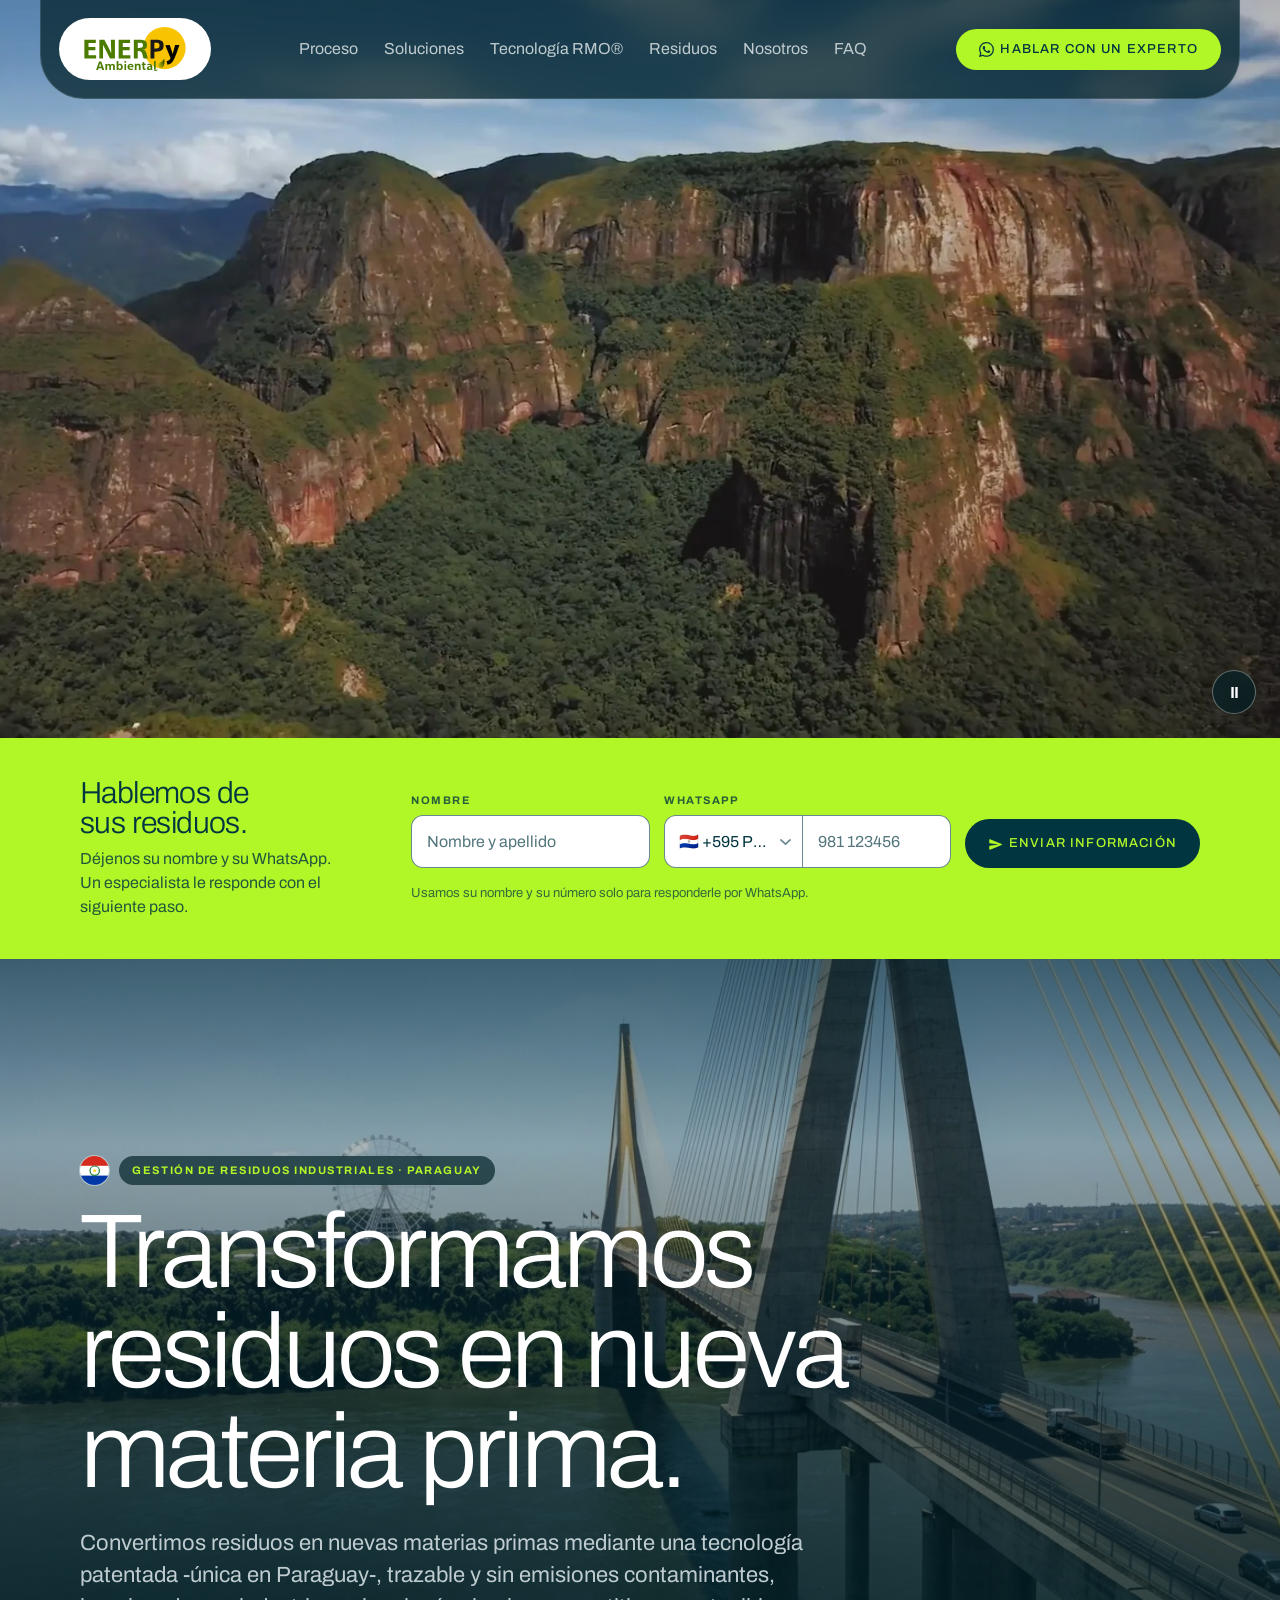
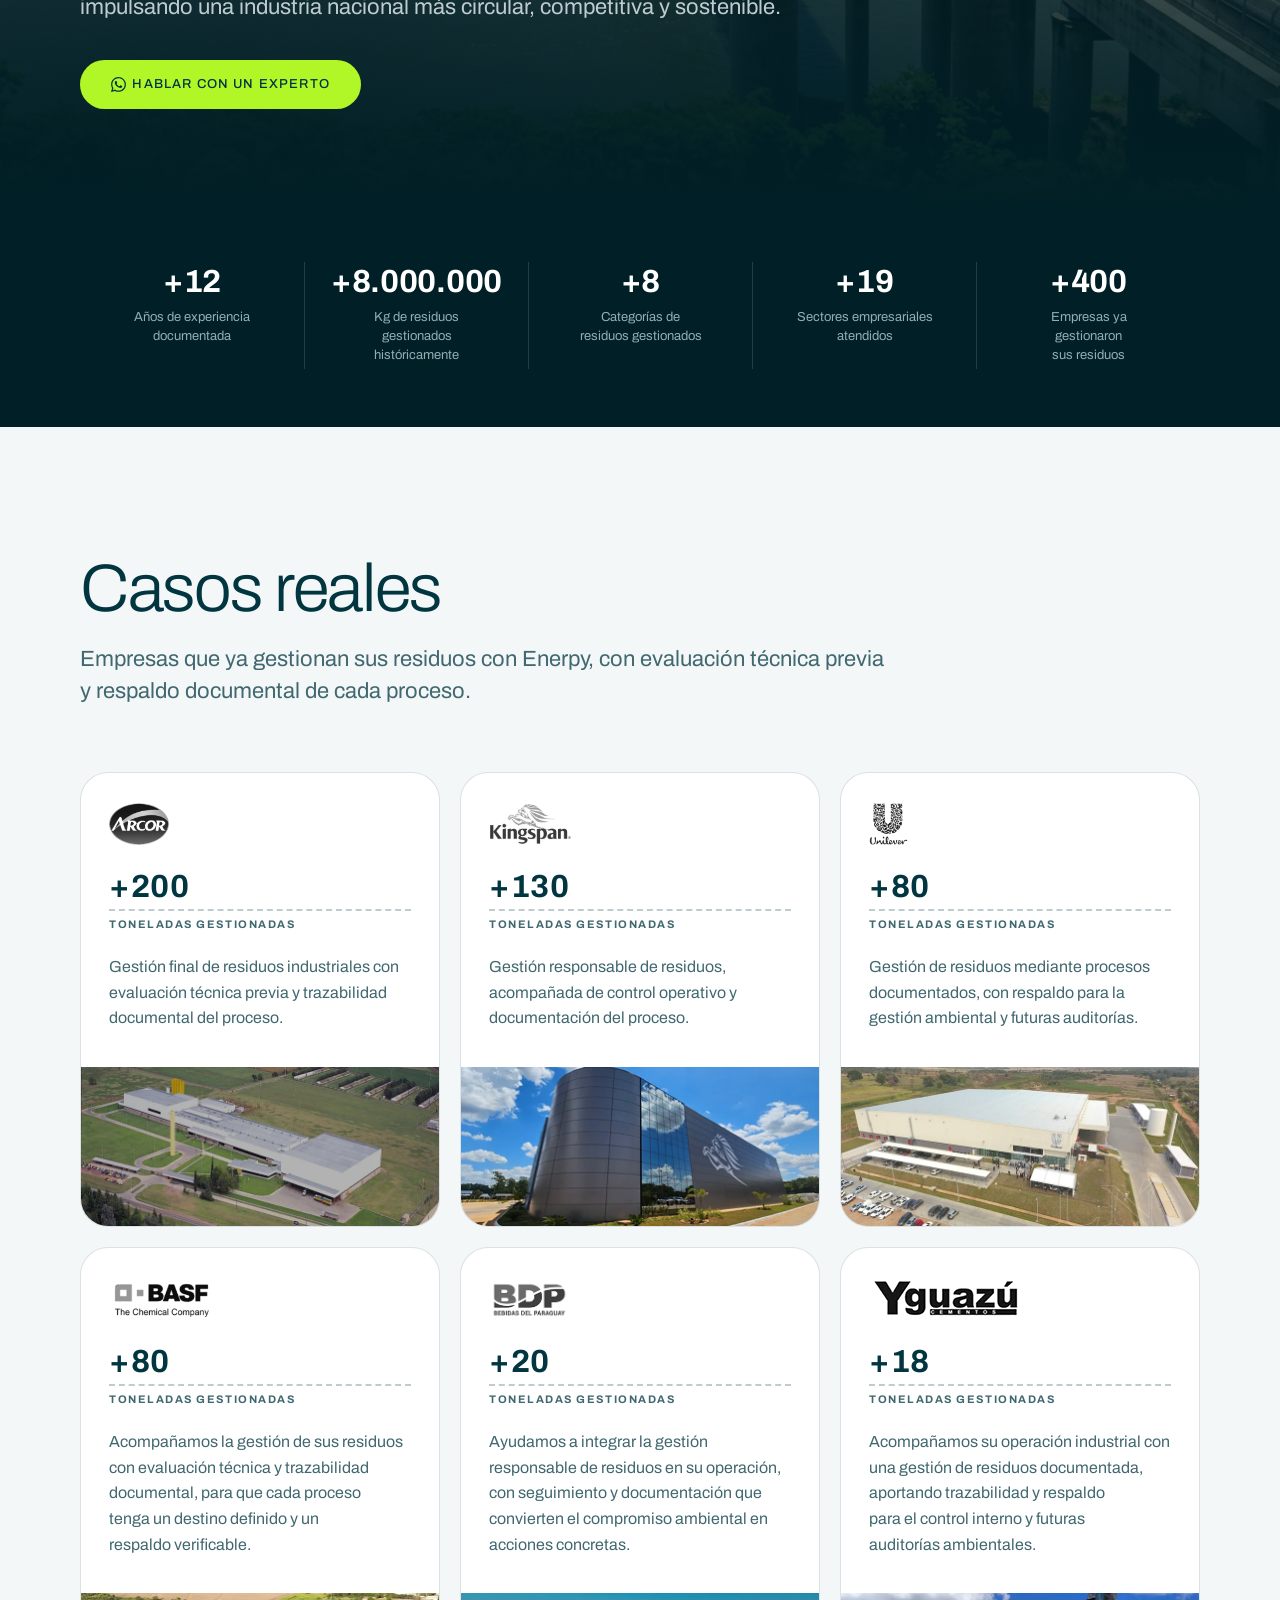
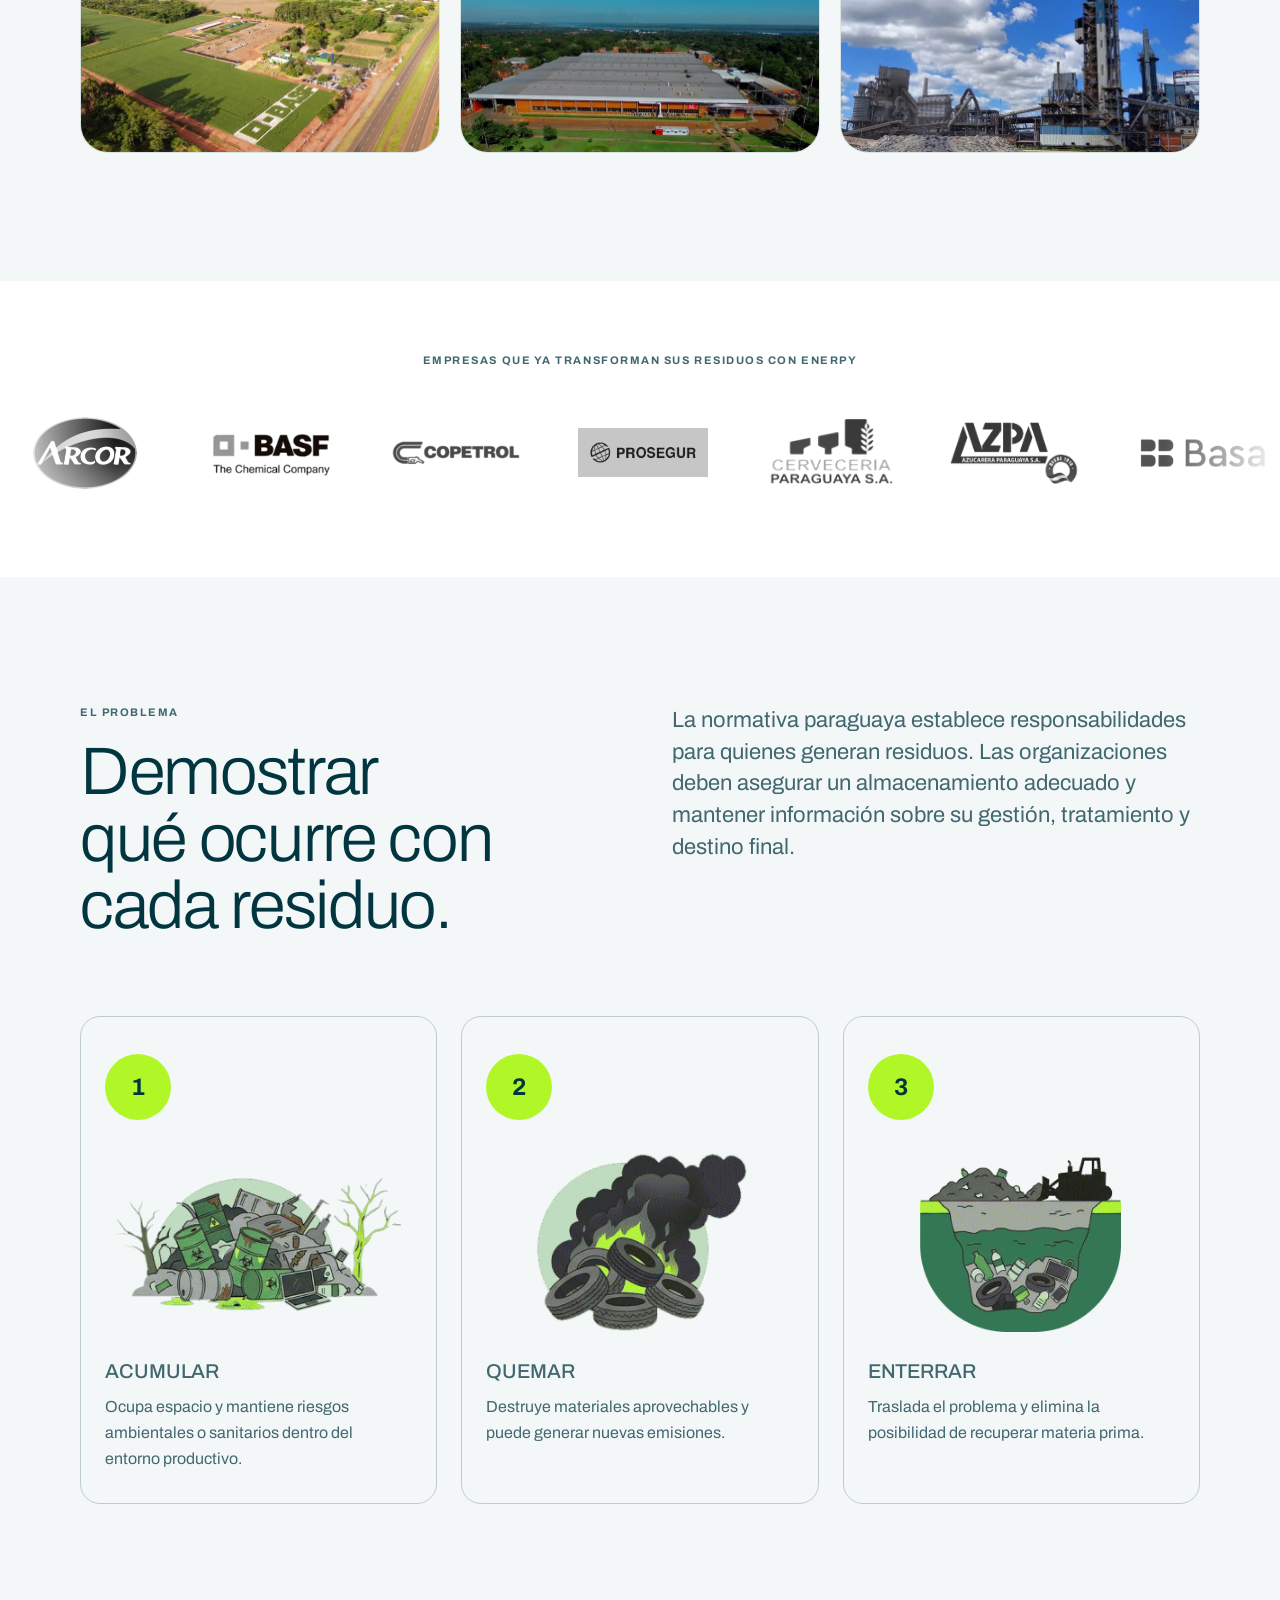
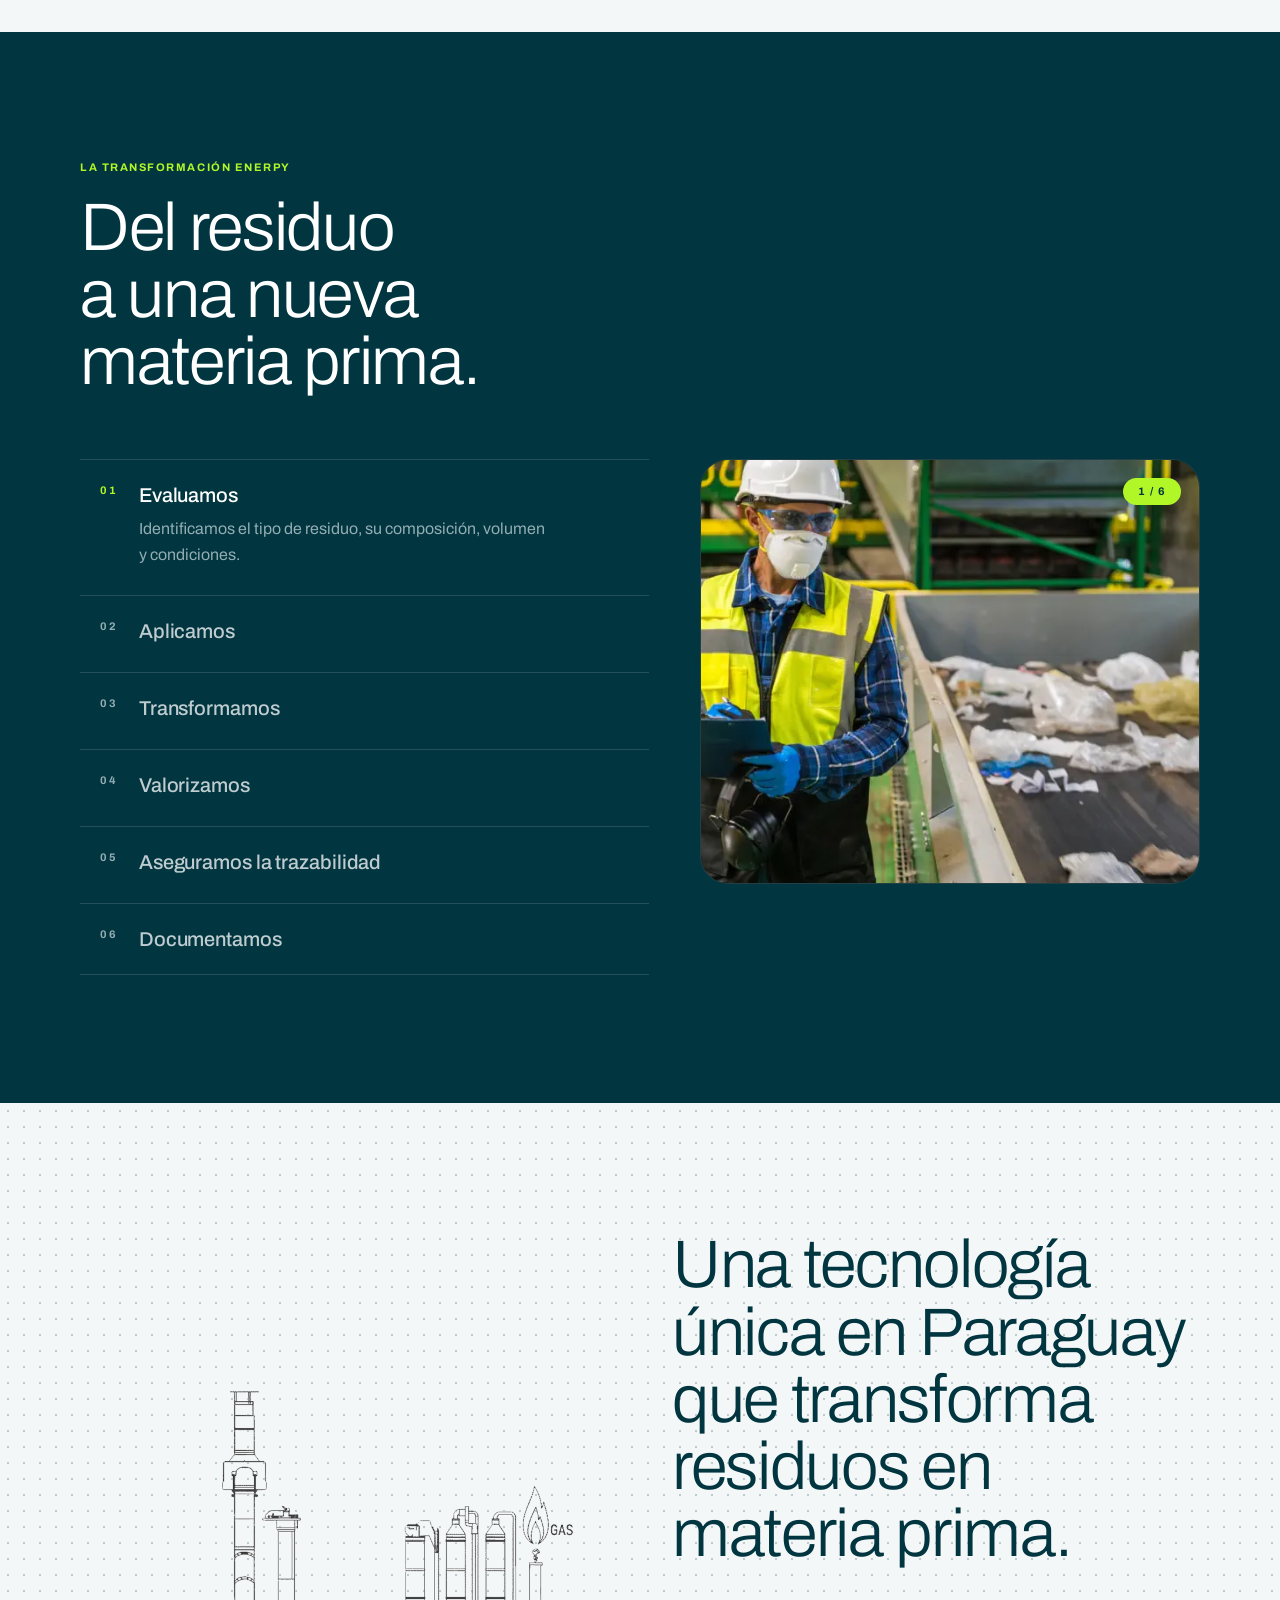
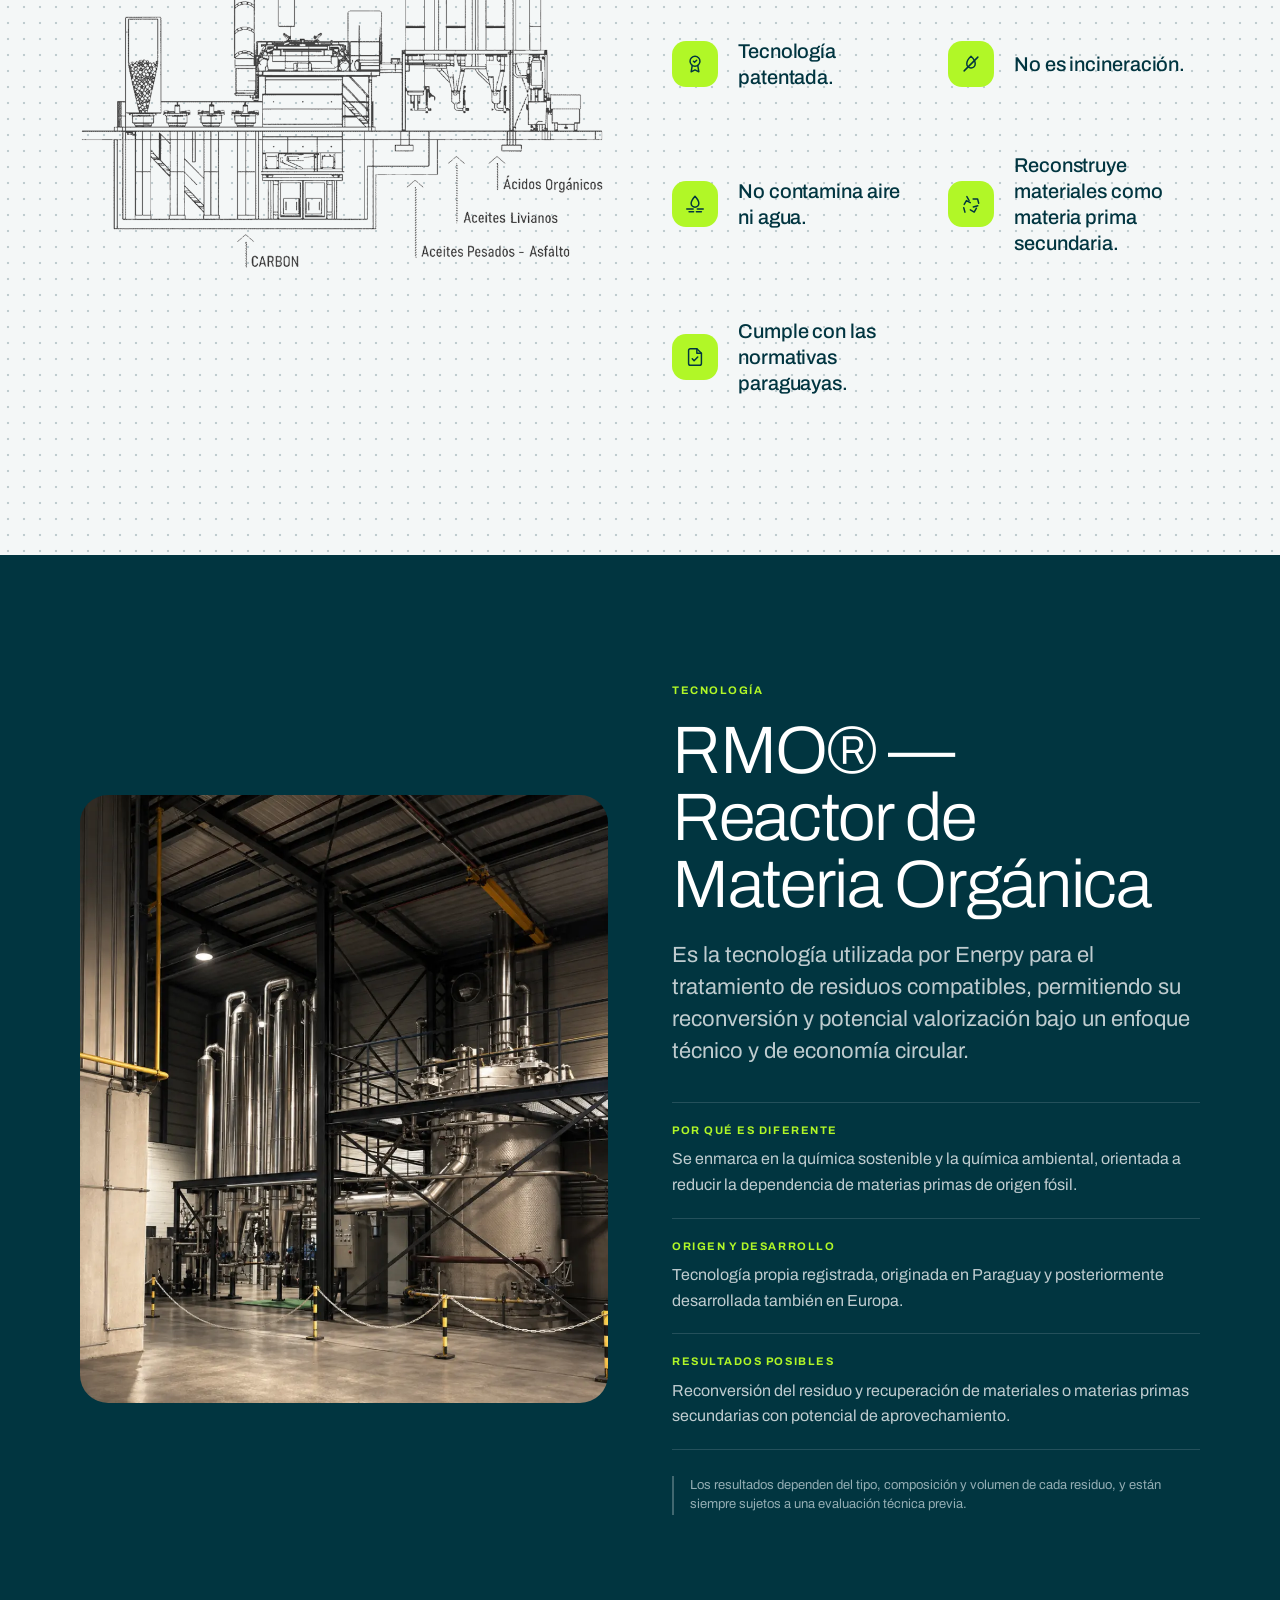
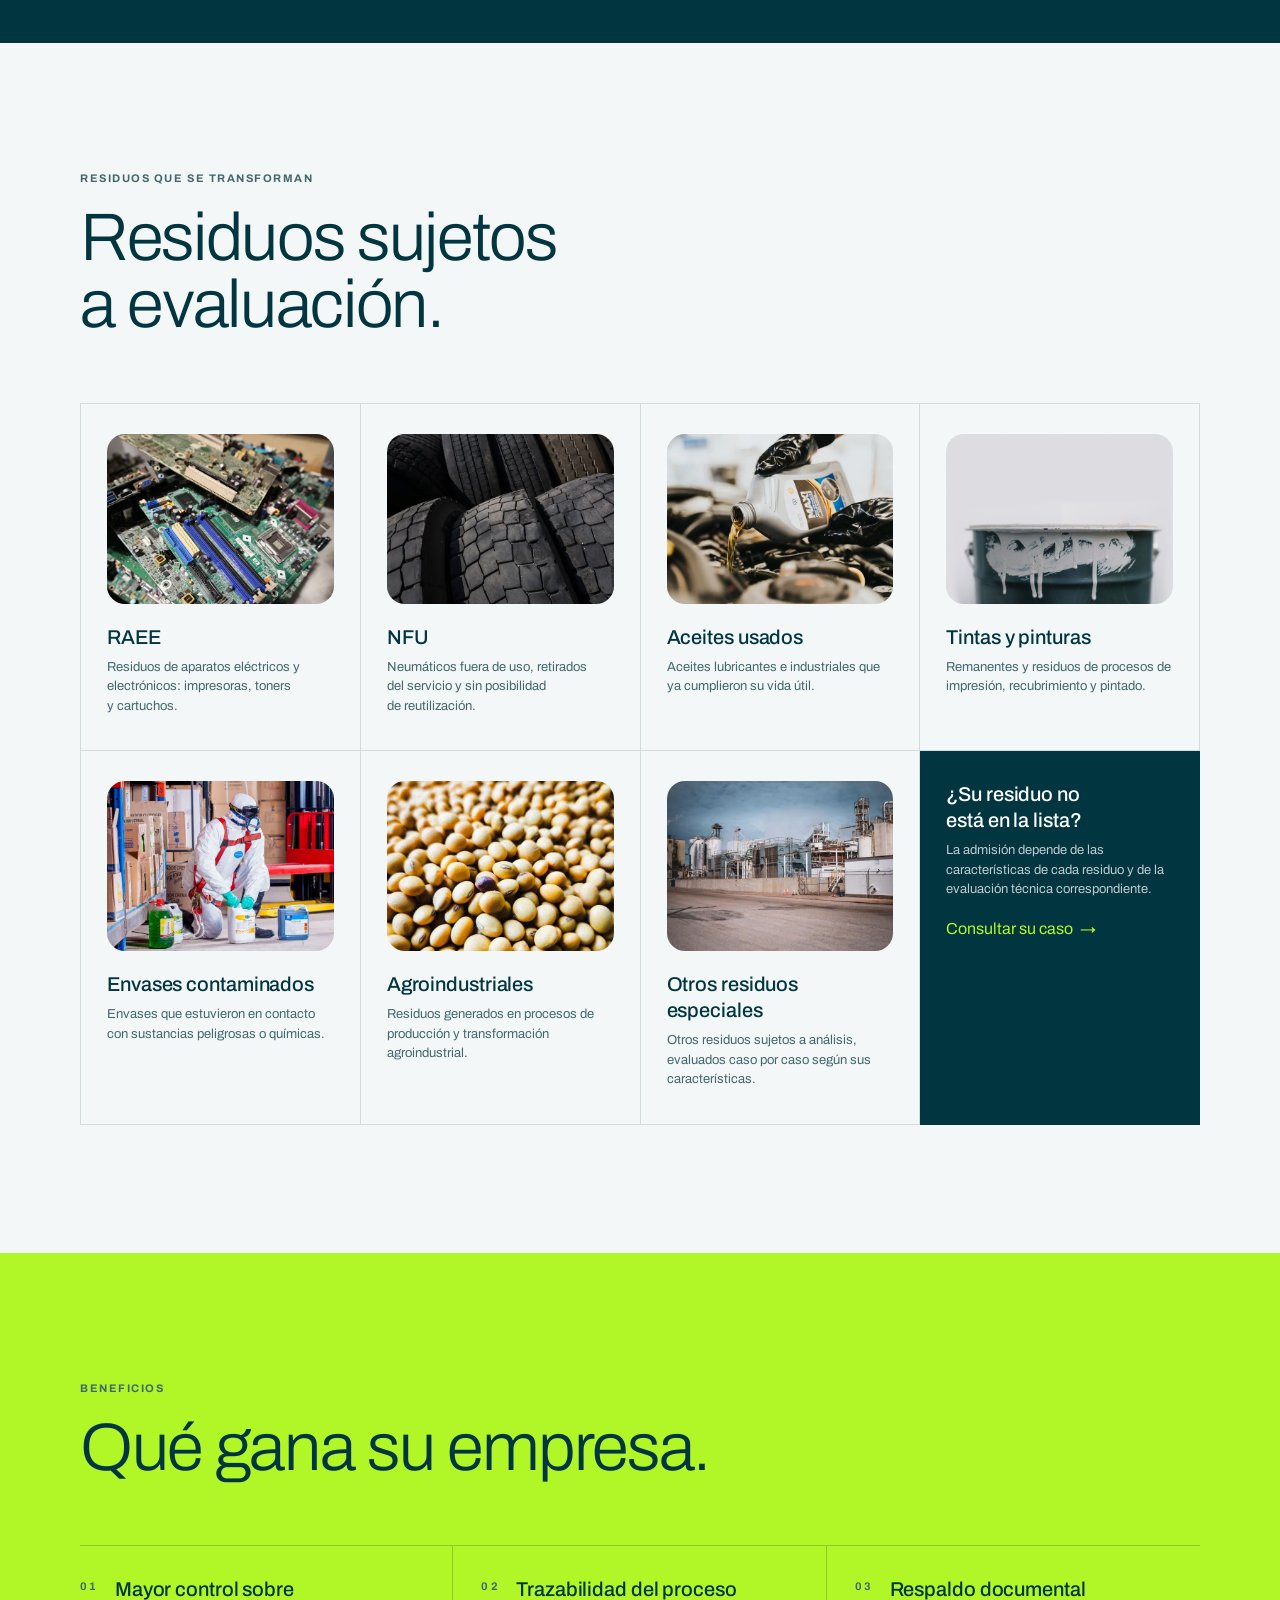
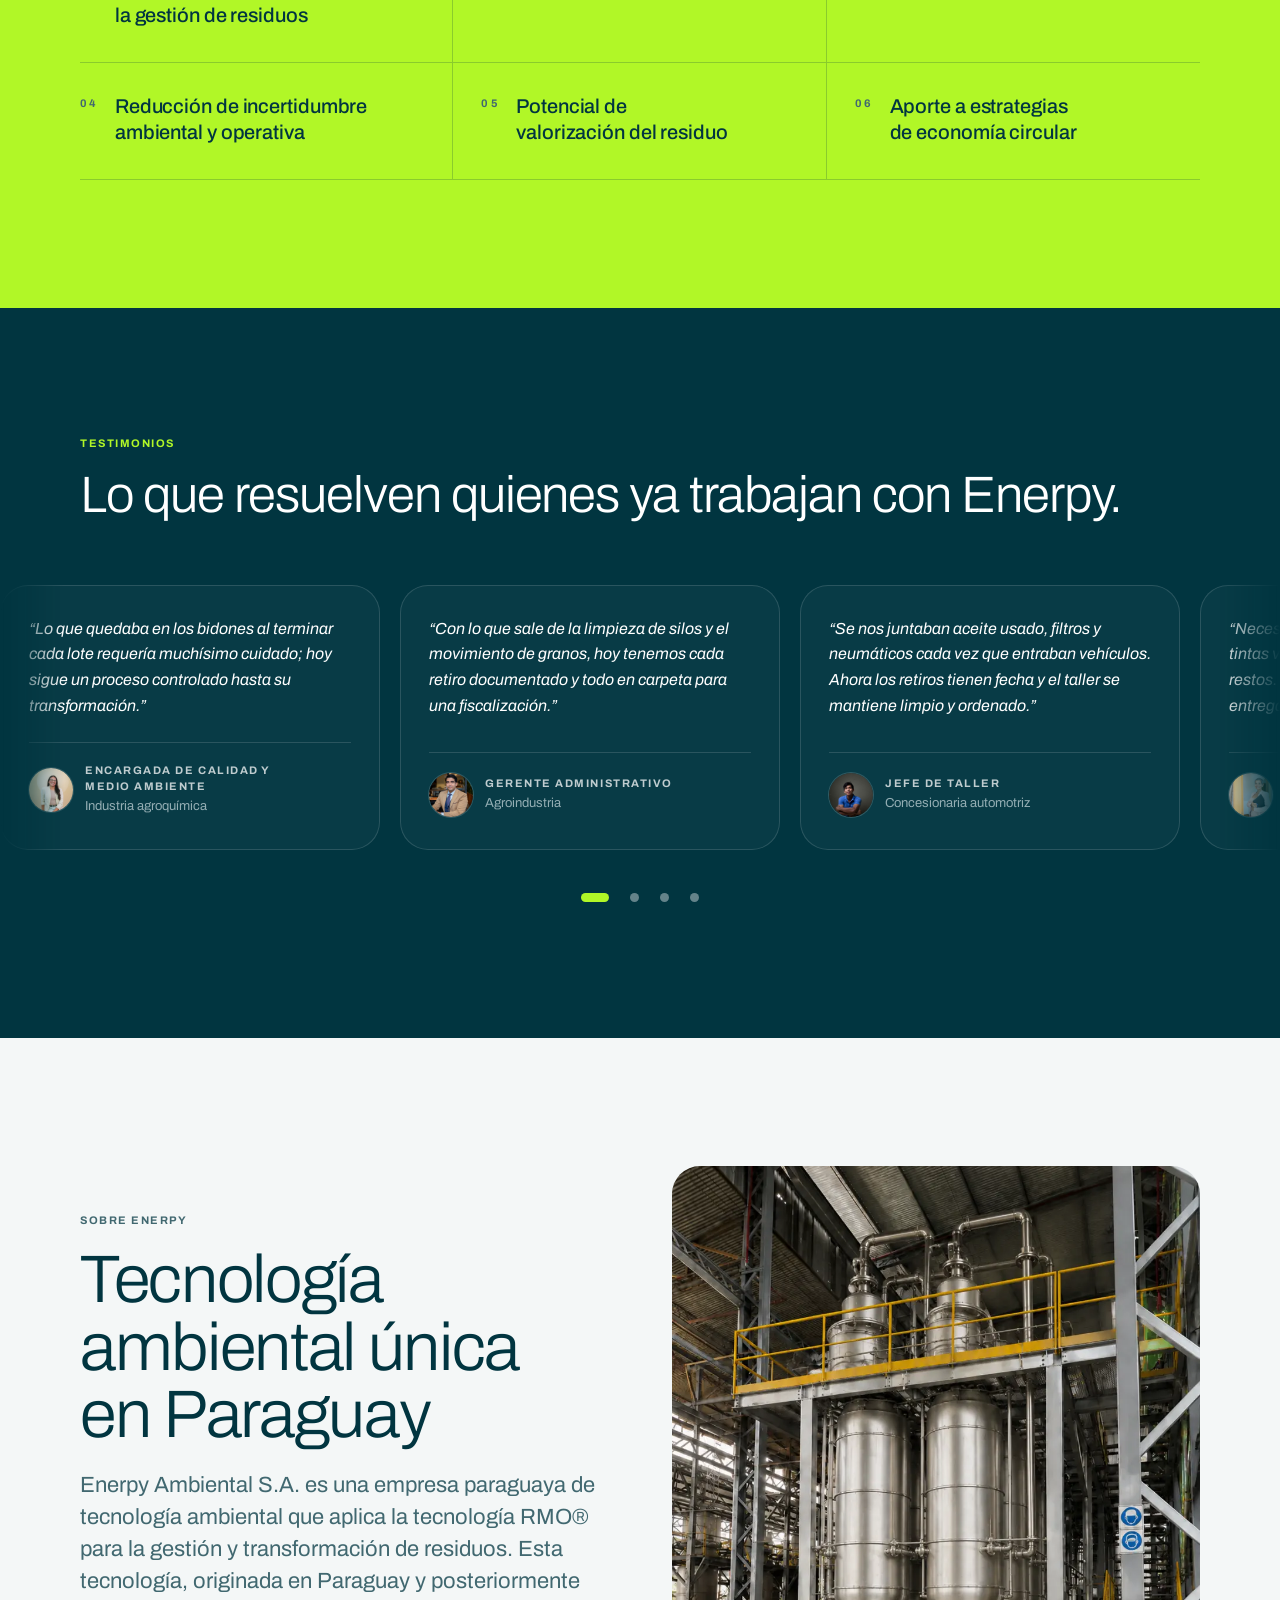
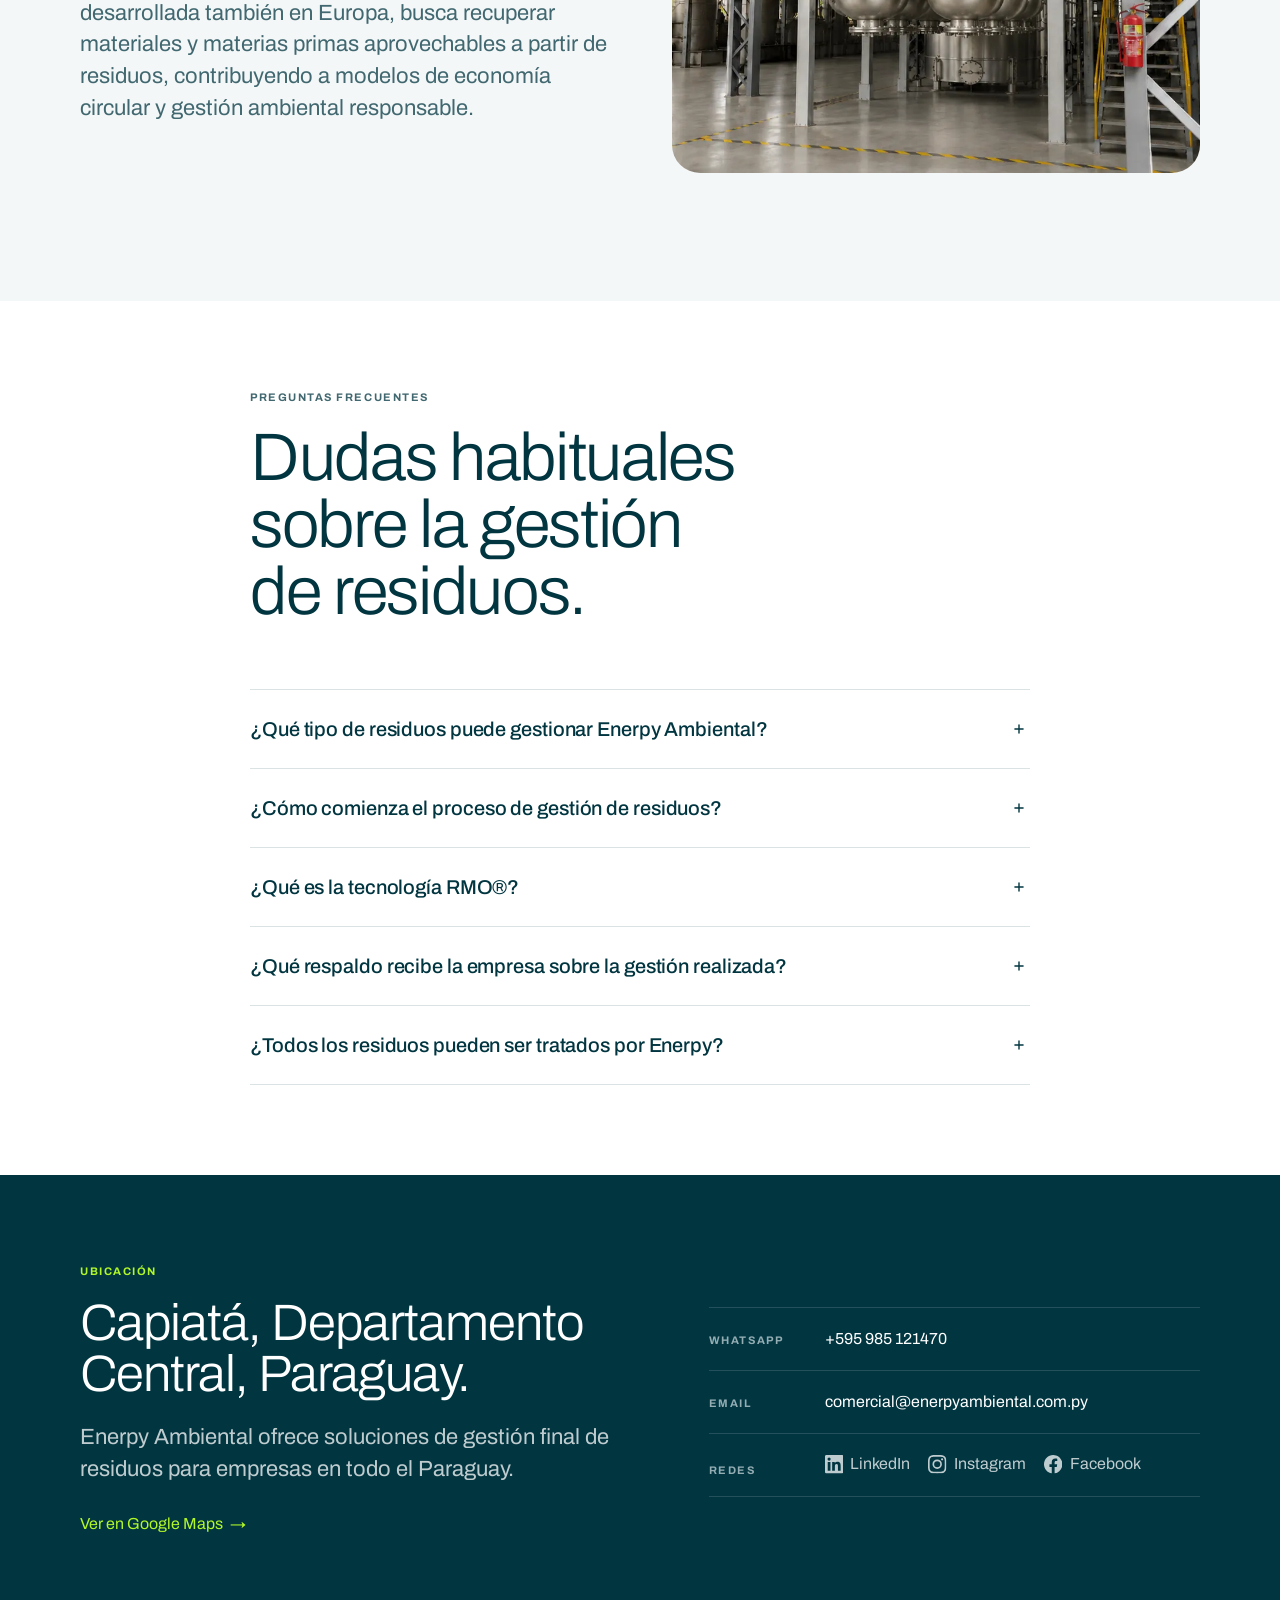
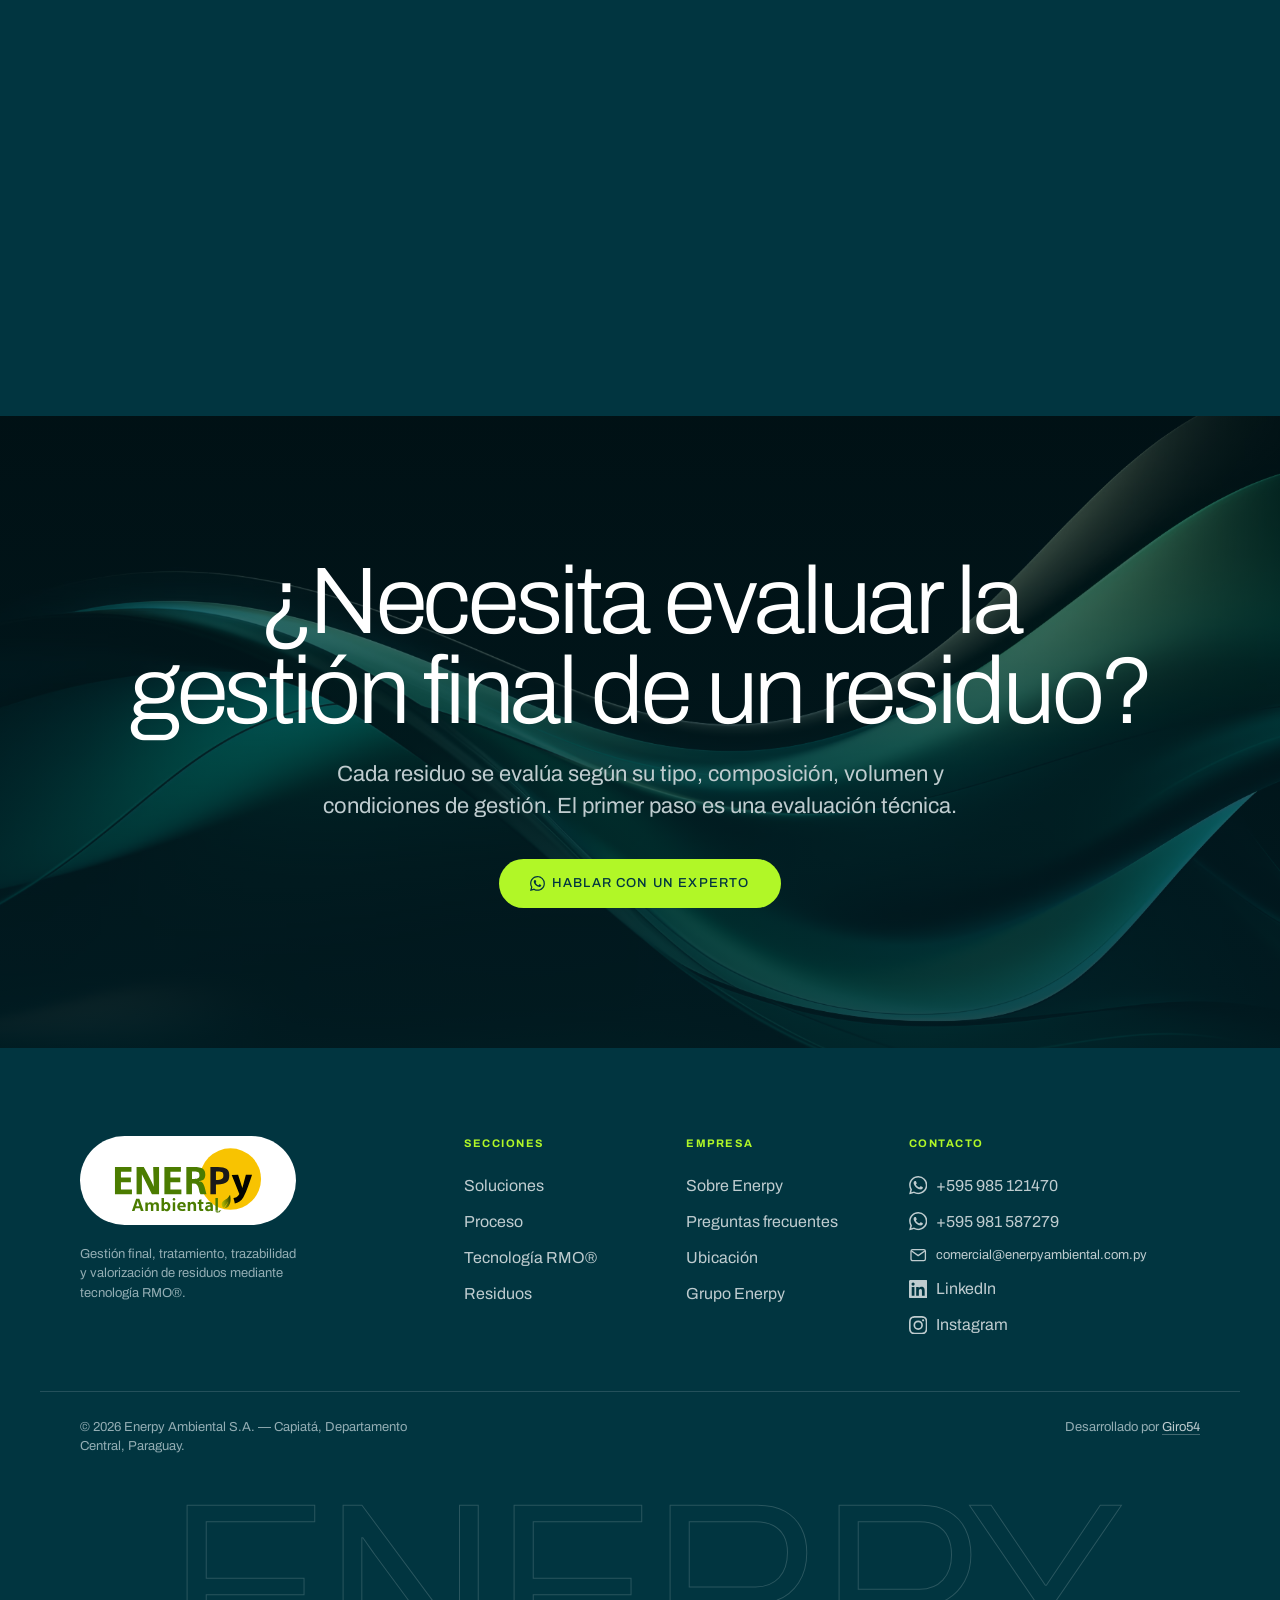
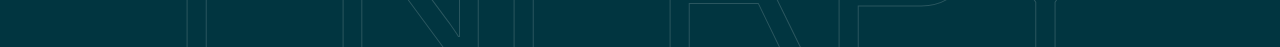
<file: index.html>
<!doctype html>
<html lang="es-PY">
<head>
<meta charset="utf-8">
<meta name="viewport" content="width=device-width, initial-scale=1">
<title>Enerpy Ambiental | Gestión de residuos industriales en Paraguay</title>
<meta name="description" content="Enerpy Ambiental ofrece gestión final de residuos industriales, peligrosos y especiales en Paraguay: evaluación técnica, tratamiento con tecnología RMO®, trazabilidad documental y valorización.">
<link rel="canonical" href="https://giro54bo.github.io/enerpy-ambiental-landing/">
<!-- Demo preview: not indexed so it cannot compete with the client's live domain.
     For production, drop the robots tag and swap the URLs below back to https://enerpyambiental.com.py/ -->
<meta name="robots" content="noindex, nofollow">
<meta name="theme-color" content="#013540">

<meta property="og:type" content="website">
<meta property="og:site_name" content="Enerpy Ambiental">
<meta property="og:locale" content="es_PY">
<meta property="og:url" content="https://giro54bo.github.io/enerpy-ambiental-landing/">
<meta property="og:title" content="Enerpy Ambiental | Gestión de residuos industriales en Paraguay">
<meta property="og:description" content="Gestión final de residuos complejos con tecnología RMO®, evaluación técnica, trazabilidad y valorización para empresas que necesitan mayor control sobre el destino de sus residuos.">
<meta property="og:image" content="https://giro54bo.github.io/enerpy-ambiental-landing/img/hero-puente.webp">
<meta property="og:image:alt" content="Puente de la Integración sobre el río Paraná, Paraguay">

<meta name="twitter:card" content="summary_large_image">
<meta name="twitter:title" content="Enerpy Ambiental | Gestión de residuos industriales en Paraguay">
<meta name="twitter:description" content="Gestión final de residuos complejos con tecnología RMO®, evaluación técnica, trazabilidad y valorización.">
<meta name="twitter:image" content="https://giro54bo.github.io/enerpy-ambiental-landing/img/hero-puente.webp">

<link rel="icon" href="img/enerpy-color.svg" type="image/svg+xml">
<link rel="preconnect" href="https://fonts.googleapis.com">
<link rel="preconnect" href="https://fonts.gstatic.com" crossorigin>
<link href="https://fonts.googleapis.com/css2?family=Archivo:ital,wght@0,300;0,400;0,500;0,700;1,400&display=swap" rel="stylesheet">
<script>document.documentElement.classList.add('js')</script>
<link rel="stylesheet" href="styles.css?v=79">
</head>
<body>

<svg width="0" height="0" style="position:absolute" aria-hidden="true" focusable="false">
  <symbol id="ico-wa" viewBox="0 0 24 24">
    <path fill="currentColor" d="M17.472 14.382c-.297-.149-1.758-.867-2.03-.967-.273-.099-.471-.148-.67.15-.197.297-.767.966-.94 1.164-.173.199-.347.223-.644.075-.297-.15-1.255-.463-2.39-1.475-.883-.788-1.48-1.761-1.653-2.059-.173-.297-.018-.458.13-.606.134-.133.298-.347.446-.52.149-.174.198-.298.298-.497.099-.198.05-.371-.025-.52-.075-.149-.669-1.612-.916-2.207-.242-.579-.487-.5-.669-.51-.173-.008-.371-.01-.57-.01-.198 0-.52.074-.792.372-.272.297-1.04 1.016-1.04 2.479 0 1.462 1.065 2.875 1.213 3.074.149.198 2.096 3.2 5.077 4.487.709.306 1.262.489 1.694.625.712.227 1.36.195 1.871.118.571-.085 1.758-.719 2.006-1.413.248-.694.248-1.289.173-1.413-.074-.124-.272-.198-.57-.347m-5.421 7.403h-.004a9.87 9.87 0 0 1-5.031-1.378l-.361-.214-3.741.982.998-3.648-.235-.374a9.86 9.86 0 0 1-1.51-5.26c.001-5.45 4.436-9.884 9.888-9.884 2.64 0 5.122 1.03 6.988 2.898a9.825 9.825 0 0 1 2.893 6.994c-.003 5.45-4.437 9.884-9.885 9.884m8.413-18.297A11.815 11.815 0 0 0 12.05 0C5.495 0 .16 5.335.157 11.892c0 2.096.547 4.142 1.588 5.945L.057 24l6.305-1.654a11.882 11.882 0 0 0 5.683 1.448h.005c6.554 0 11.89-5.335 11.893-11.893a11.821 11.821 0 0 0-3.48-8.413z"/>
  </symbol>
  <symbol id="ico-li" viewBox="0 0 24 24">
    <path fill="currentColor" d="M20.45 20.45h-3.56v-5.57c0-1.33-.03-3.04-1.85-3.04-1.85 0-2.14 1.45-2.14 2.94v5.67H9.35V9h3.41v1.56h.05a3.74 3.74 0 0 1 3.37-1.85c3.6 0 4.27 2.37 4.27 5.46v6.28ZM5.34 7.43a2.07 2.07 0 1 1 0-4.14 2.07 2.07 0 0 1 0 4.14ZM7.12 20.45H3.55V9h3.57v11.45ZM22.22 0H1.77C.79 0 0 .77 0 1.72v20.56C0 23.23.79 24 1.77 24h20.45c.98 0 1.78-.77 1.78-1.72V1.72C24 .77 23.2 0 22.22 0Z"/>
  </symbol>
  <symbol id="ico-ig" viewBox="0 0 24 24">
    <path fill="currentColor" d="M12 0C8.74 0 8.33.01 7.05.07 5.78.13 4.9.33 4.14.63c-.79.3-1.46.72-2.13 1.38C1.35 2.68.93 3.35.63 4.14.33 4.9.13 5.78.07 7.05.01 8.33 0 8.74 0 12s.01 3.67.07 4.95c.06 1.27.26 2.15.56 2.91.3.79.72 1.46 1.38 2.13.67.66 1.34 1.08 2.13 1.38.76.3 1.64.5 2.91.56C8.33 23.99 8.74 24 12 24s3.67-.01 4.95-.07c1.27-.06 2.15-.26 2.91-.56.79-.3 1.46-.72 2.13-1.38.66-.67 1.08-1.34 1.38-2.13.3-.76.5-1.64.56-2.91.06-1.28.07-1.69.07-4.95s-.01-3.67-.07-4.95c-.06-1.27-.26-2.15-.56-2.91-.3-.79-.72-1.46-1.38-2.13C21.32 1.35 20.65.93 19.86.63c-.76-.3-1.64-.5-2.91-.56C15.67.01 15.26 0 12 0Zm0 2.16c3.2 0 3.58.02 4.85.07 1.17.06 1.8.25 2.23.41.56.22.96.48 1.38.9.42.42.68.82.9 1.38.16.42.36 1.06.41 2.23.06 1.27.07 1.65.07 4.85s-.01 3.58-.07 4.85c-.05 1.17-.25 1.8-.41 2.23-.22.56-.48.96-.9 1.38-.42.42-.82.68-1.38.9-.42.16-1.06.36-2.23.41-1.27.06-1.65.07-4.85.07s-3.58-.01-4.85-.07c-1.17-.05-1.8-.25-2.23-.41-.56-.22-.96-.48-1.38-.9-.42-.42-.68-.82-.9-1.38-.16-.42-.36-1.06-.41-2.23-.06-1.27-.07-1.65-.07-4.85s.01-3.58.07-4.85c.05-1.17.25-1.8.41-2.23.22-.56.48-.96.9-1.38.42-.42.82-.68 1.38-.9.42-.16 1.06-.36 2.23-.41C8.42 2.18 8.8 2.16 12 2.16Zm0 3.68a6.16 6.16 0 1 0 0 12.32 6.16 6.16 0 0 0 0-12.32Zm0 10.16a4 4 0 1 1 0-8 4 4 0 0 1 0 8Zm7.85-10.4a1.44 1.44 0 1 1-2.88 0 1.44 1.44 0 0 1 2.88 0Z"/>
  </symbol>
  <symbol id="ico-fb" viewBox="0 0 24 24">
    <path fill="currentColor" d="M24 12.07C24 5.4 18.63 0 12 0S0 5.4 0 12.07C0 18.1 4.39 23.1 10.12 24v-8.44H7.08v-3.49h3.04V9.41c0-3.02 1.79-4.69 4.53-4.69 1.31 0 2.68.24 2.68.24v2.97h-1.51c-1.49 0-1.96.93-1.96 1.89v2.25h3.33l-.53 3.49h-2.8V24C19.61 23.1 24 18.1 24 12.07Z"/>
  </symbol>
  <symbol id="ico-patent" viewBox="0 0 24 24" fill="none" stroke="currentColor" stroke-width="1.6" stroke-linecap="round" stroke-linejoin="round">
    <circle cx="12" cy="9" r="5.4"/><path d="m9 13.6-1.2 6.9L12 18.4l4.2 2.1-1.2-6.9"/><path d="m10.3 9 1.2 1.2 2.3-2.3"/>
  </symbol>
  <symbol id="ico-noburn" viewBox="0 0 24 24" fill="none" stroke="currentColor" stroke-width="1.6" stroke-linecap="round" stroke-linejoin="round">
    <path d="M12 3.6s4.6 4.3 4.6 8.2a4.6 4.6 0 0 1-9.2 0C7.4 7.9 12 3.6 12 3.6Z"/><path d="M4.5 19.5 19.5 4.5"/>
  </symbol>
  <symbol id="ico-clean" viewBox="0 0 24 24" fill="none" stroke="currentColor" stroke-width="1.6" stroke-linecap="round" stroke-linejoin="round">
    <path d="M12 3.5s4.2 4.6 4.2 7.8a4.2 4.2 0 0 1-8.4 0C7.8 8.1 12 3.5 12 3.5Z"/><path d="M3 17.5h7M14.5 17.5H21M5.5 20.5h5M13.5 20.5H19"/>
  </symbol>
  <symbol id="ico-recycle" viewBox="0 0 24 24" fill="none" stroke="currentColor" stroke-width="1.6" stroke-linecap="round" stroke-linejoin="round">
    <path d="M4.6 12.4 7 8.2l4.2 2.4"/><path d="M14.3 6.6h4.9l1.2 4.6"/><path d="M17.9 16.6 15.5 20.8l-4.2-2.4"/>
    <path d="M9.9 8.2 7.5 3.9M19.4 13.9l-4.9 1.3M4.1 16.1l1.3 4.8"/>
  </symbol>
  <symbol id="ico-legal" viewBox="0 0 24 24" fill="none" stroke="currentColor" stroke-width="1.6" stroke-linecap="round" stroke-linejoin="round">
    <path d="M14 3H7a2 2 0 0 0-2 2v14a2 2 0 0 0 2 2h10a2 2 0 0 0 2-2V8l-5-5Z"/><path d="M14 3v5h5"/><path d="m9 14 2 2 4-4"/>
  </symbol>
  <symbol id="ico-mail" viewBox="0 0 24 24" fill="none" stroke="currentColor" stroke-width="1.7" stroke-linecap="round" stroke-linejoin="round">
    <rect x="2.6" y="4.8" width="18.8" height="14.4" rx="2.2"/><path d="m3.4 6.6 8.6 6 8.6-6"/>
  </symbol>
  <symbol id="ico-py" viewBox="0 0 20 11">
    <rect width="20" height="11" fill="#FFFFFF"/>
    <rect width="20" height="3.667" fill="#D52B1E"/>
    <rect y="7.333" width="20" height="3.667" fill="#0038A8"/>
    <circle cx="10" cy="5.5" r="1.75" fill="#FFFFFF" stroke="#1E7B3C" stroke-width="0.45"/>
    <polygon points="10.000,4.650 10.212,5.209 10.808,5.237 10.342,5.611 10.500,6.188 10.000,5.860 9.500,6.188 9.658,5.611 9.192,5.237 9.788,5.209" fill="#F9D616"/>
  </symbol>
  <symbol id="ico-pause" viewBox="0 0 24 24">
    <path fill="currentColor" d="M8 5h3v14H8zm5 0h3v14h-3z"/>
  </symbol>
  <symbol id="ico-play" viewBox="0 0 24 24">
    <path fill="currentColor" d="M8 5.2v13.6a.6.6 0 0 0 .92.5l10.6-6.8a.6.6 0 0 0 0-1l-10.6-6.8a.6.6 0 0 0-.92.5z"/>
  </symbol>
  <symbol id="ico-send" viewBox="0 0 24 24">
    <path fill="currentColor" d="M3.4 20.4 21.85 12.92c.86-.35.86-1.49 0-1.84L3.4 3.6a.99.99 0 0 0-1.38.92L2 9.12c0 .5.37.93.87.99L17 12 2.87 13.89c-.5.07-.87.5-.87 1l.02 4.59c0 .71.73 1.2 1.38.92z"/>
  </symbol>
  <symbol id="ico-check" viewBox="0 0 24 24">
    <path fill="none" stroke="currentColor" stroke-width="2.4" stroke-linecap="round" stroke-linejoin="round" d="m4.5 12.6 4.8 4.8L19.5 7.2"/>
  </symbol>
</svg>

<a class="skip" href="#main">Saltar al contenido principal</a>

<!-- ============ NAV ============ -->
<header class="nav" id="nav">
  <div class="nav__inner">
    <a class="nav__brand" href="#inicio" aria-label="Enerpy Ambiental, inicio">
      <img src="img/enerpy-color.svg" alt="Enerpy Ambiental" width="506" height="225">
    </a>

    <nav class="nav__links" id="navmenu" aria-label="Navegación principal">
      <a href="#proceso">Proceso</a>
      <a href="#soluciones">Soluciones</a>
      <a href="#rmo">Tecnología RMO®</a>
      <a href="#residuos">Residuos</a>
      <a href="#nosotros">Nosotros</a>
      <a href="#faq">FAQ</a>
      <a class="btn btn--primary nav__cta-m" href="https://wa.me/595981587279" target="_blank" rel="noopener"><svg class="btn__ico" aria-hidden="true" focusable="false"><use href="#ico-wa"></use></svg><span>Hablar con un experto</span></a>
    </nav>

    <a class="btn btn--primary btn--sm nav__cta" href="https://wa.me/595981587279" target="_blank" rel="noopener"><svg class="btn__ico" aria-hidden="true" focusable="false"><use href="#ico-wa"></use></svg><span>Hablar con un experto</span></a>

    <button class="nav__toggle" id="navtoggle" aria-expanded="false" aria-controls="navmenu" aria-label="Abrir menú">
      <span></span><span></span><span></span>
    </button>
  </div>
</header>

<main id="main">

<!-- ============ 0. VIDEO DE PORTADA ============ -->
<!-- muted + playsinline are what actually let this autoplay: every browser
     blocks sound-on autoplay, and iOS blocks anything that is not inline.
     The file carries no audio track at all, so there is nothing to unmute and
     no need for a volume control — only a pause, which WCAG 2.2.2 requires of
     motion that starts by itself and runs past five seconds. -->
<section class="filmstrip" aria-label="Video de presentación de Enerpy Ambiental">
  <video class="filmstrip__v" id="herovideo"
         poster="img/Video/hero-poster.webp"
         width="1920" height="1080"
         autoplay muted loop playsinline preload="metadata">
    <source src="img/Video/hero.mp4" type="video/mp4">
  </video>
  <button class="filmstrip__btn" id="videotoggle" type="button" aria-label="Pausar video">
    <svg class="filmstrip__ico" aria-hidden="true" focusable="false"><use href="#ico-pause"></use></svg>
  </button>
</section>

<!-- ============ 0b. CAPTACIÓN ============ -->
<!-- No backend: this is a static site. The form validates, then hands the
     conversation to WhatsApp with the message already written — the same
     destination every other CTA on the page uses. Nothing is stored here, and
     the note under the fields says so rather than implying a database. -->
<section class="leadstrip" aria-labelledby="leadstrip-h">
  <div class="wrap leadstrip__in">

    <div class="leadstrip__copy">
      <h2 class="leadstrip__h" id="leadstrip-h">Hablemos de sus residuos.</h2>
      <p class="leadstrip__p">Déjenos su nombre y su WhatsApp. Un especialista le responde con el siguiente paso.</p>
    </div>

    <form class="leadform" id="leadform" novalidate>
      <div class="lf__field">
        <label class="lf__label" for="lf-name">Nombre</label>
        <input class="lf__input" id="lf-name" name="nombre" type="text"
               autocomplete="name" placeholder="Nombre y apellido"
               aria-describedby="lf-name-err" required>
        <p class="lf__err" id="lf-name-err" hidden></p>
      </div>

      <div class="lf__field">
        <label class="lf__label" for="lf-phone">WhatsApp</label>
        <div class="lf__phone">
          <span class="lf__ccwrap">
            <select class="lf__cc" id="lf-cc" aria-label="Código de país">
            <option value="595" data-iso="PY" data-ph="981 123456" selected>🇵🇾 +595 Paraguay</option>
            <option value="54" data-iso="AR" data-ph="11 2345 6789">🇦🇷 +54 Argentina</option>
            <option value="591" data-iso="BO" data-ph="7123 4567">🇧🇴 +591 Bolivia</option>
            <option value="55" data-iso="BR" data-ph="11 91234 5678">🇧🇷 +55 Brasil</option>
            <option value="56" data-iso="CL" data-ph="9 1234 5678">🇨🇱 +56 Chile</option>
            <option value="57" data-iso="CO" data-ph="301 2345678">🇨🇴 +57 Colombia</option>
            <option value="593" data-iso="EC" data-ph="99 123 4567">🇪🇨 +593 Ecuador</option>
            <option value="34" data-iso="ES" data-ph="612 345 678">🇪🇸 +34 España</option>
            <option value="52" data-iso="MX" data-ph="55 1234 5678">🇲🇽 +52 México</option>
            <option value="51" data-iso="PE" data-ph="912 345 678">🇵🇪 +51 Perú</option>
            <option value="1" data-iso="US" data-ph="555 123 4567">🇺🇸 +1 Estados Unidos</option>
            <option value="598" data-iso="UY" data-ph="94 123 456">🇺🇾 +598 Uruguay</option>
            </select>
            <svg class="lf__chev" aria-hidden="true" focusable="false" viewBox="0 0 12 8"><path fill="none" stroke="currentColor" stroke-width="1.8" stroke-linecap="round" stroke-linejoin="round" d="m1 1.8 5 4.4 5-4.4"/></svg>
          </span>
          <input class="lf__input lf__input--tel" id="lf-phone" name="whatsapp" type="tel"
                 inputmode="tel" autocomplete="tel-national" placeholder="981 123456"
                 aria-describedby="lf-phone-err" required>
        </div>
        <p class="lf__err" id="lf-phone-err" hidden></p>
      </div>

      <button class="btn btn--primary btn--onlime lf__send" type="submit">
        <svg class="btn__ico" aria-hidden="true" focusable="false"><use href="#ico-send"></use></svg>
        <span>Enviar información</span>
      </button>

      <p class="lf__note">Usamos su nombre y su número solo para responderle por WhatsApp.</p>
    </form>


  </div>
</section>

<!-- ============ 1. HERO ============ -->
<section class="hero" id="inicio">
  <img class="hero__bg" src="img/hero-puente.webp" alt="" width="1365" height="768" fetchpriority="high" decoding="async">
  <div class="hero__scrim"></div>

  <div class="wrap hero__inner">
    <div class="hero__tag">
      <span class="hero__flag" aria-hidden="true"><svg viewBox="0 0 20 11" preserveAspectRatio="xMidYMid slice"><use href="#ico-py"></use></svg></span>
      <p class="eyebrow">Gestión de residuos industriales · Paraguay</p>
    </div>
    <h1 class="hero__title">Transformamos residuos en nueva materia prima.</h1>
    <p class="hero__lede">
      Convertimos residuos en nuevas materias primas mediante una tecnología patentada -única en Paraguay-, trazable y sin emisiones contaminantes, impulsando una industria nacional más circular, competitiva y sostenible.
    </p>
    <div class="hero__actions">
      <a class="btn btn--primary" href="https://wa.me/595985121470" target="_blank" rel="noopener"><svg class="btn__ico" aria-hidden="true" focusable="false"><use href="#ico-wa"></use></svg><span>Hablar con un experto</span></a>
    </div>
  </div>

</section>

<!-- ============ KPIs ============ -->
<section class="kpis" aria-label="Enerpy en cifras">
  <div class="wrap">
    <ul class="kpis__list reveal">
        <li class="kpi">
          <span class="kpi__n">+12</span>
          <span class="kpi__l">Años de experiencia documentada</span>
        </li>
        <li class="kpi">
          <span class="kpi__n">+8.000.000</span>
          <span class="kpi__l">Kg de residuos gestionados históricamente</span>
        </li>
        <li class="kpi">
          <span class="kpi__n">+8</span>
          <span class="kpi__l">Categorías de residuos gestionados</span>
        </li>
        <li class="kpi">
          <span class="kpi__n">+19</span>
          <span class="kpi__l">Sectores empresariales atendidos</span>
        </li>
        <li class="kpi">
          <span class="kpi__n">+400</span>
          <span class="kpi__l">Empresas ya gestionaron sus residuos</span>
        </li>
    </ul>
  </div>
</section>


<!-- ============ CASOS REALES ============ -->
<!-- PLACEHOLDER: las cifras son de referencia para maquetación, NO son datos reales.
     Reemplazar por los valores confirmados de cada empresa y quitar la nota .note--light
     y el estilo .is-pending antes de publicar. BASF y Copetrol son ilustrativos y
     requieren confirmación junto con la autorización de uso de logos. -->
<section class="sec sec--paper" id="casos">
  <div class="wrap">
    <div class="sec__head sec__head--wide reveal">
      <h2 class="h2">Casos reales</h2>
      <p class="lede">Empresas que ya gestionan sus residuos con Enerpy, con evaluación técnica previa y respaldo documental de cada proceso.</p>
    </div>

    <ul class="cases">
      <li class="case reveal">
        <span class="case__logo"><img src="img/clientes/arcor.webp" alt="Arcor" height="42" loading="lazy" decoding="async"></span>
        <dl class="case__stats">
          <div>
            <dd class="case__n is-pending">+200</dd>
            <dt>Toneladas gestionadas</dt>
          </div>
        </dl>
        <p class="case__d">Gestión final de residuos industriales con evaluación técnica previa y trazabilidad documental del proceso.</p>
        <img class="case__photo" src="img/casos/arcor-planta.webp" alt="Vista aérea de la planta de Arcor en Paraguay" width="720" height="320" loading="lazy" decoding="async">
      </li>
      <li class="case reveal">
        <span class="case__logo"><img src="img/clientes/kingspan.webp" alt="Kingspan" height="42" loading="lazy" decoding="async"></span>
        <dl class="case__stats">
          <div>
            <dd class="case__n is-pending">+130</dd>
            <dt>Toneladas gestionadas</dt>
          </div>
        </dl>
        <p class="case__d">Gestión responsable de residuos, acompañada de control operativo y documentación del proceso.</p>
        <img class="case__photo" src="img/casos/kingspan-planta.webp" alt="Fachada de la planta de Kingspan en Paraguay" width="720" height="320" loading="lazy" decoding="async">
      </li>
      <li class="case reveal">
        <span class="case__logo"><img src="img/clientes/unilever.webp" alt="Unilever" height="42" loading="lazy" decoding="async"></span>
        <dl class="case__stats">
          <div>
            <dd class="case__n is-pending">+80</dd>
            <dt>Toneladas gestionadas</dt>
          </div>
        </dl>
        <p class="case__d">Gestión de residuos mediante procesos documentados, con respaldo para la gestión ambiental y futuras auditorías.</p>
        <img class="case__photo" src="img/casos/unilever-planta.webp" alt="Vista aérea de la planta de Unilever en Paraguay" width="720" height="320" loading="lazy" decoding="async">
      </li>
      <li class="case reveal">
        <span class="case__logo"><img src="img/clientes/basf.webp" alt="BASF Paraguaya" height="42" loading="lazy" decoding="async"></span>
        <dl class="case__stats">
          <div>
            <dd class="case__n is-pending">+80</dd>
            <dt>Toneladas gestionadas</dt>
          </div>
        </dl>
        <p class="case__d">Acompañamos la gestión de sus residuos con evaluación técnica y trazabilidad documental, para que cada proceso tenga un destino definido y un respaldo verificable.</p>
        <img class="case__photo" src="img/casos/basf-planta.webp" alt="Vista aérea de los campos experimentales de BASF Paraguaya" width="720" height="320" loading="lazy" decoding="async">
      </li>
      <li class="case reveal">
        <span class="case__logo"><img src="img/clientes/bdp.webp" alt="Bebidas del Paraguay" height="42" loading="lazy" decoding="async"></span>
        <dl class="case__stats">
          <div>
            <dd class="case__n is-pending">+20</dd>
            <dt>Toneladas gestionadas</dt>
          </div>
        </dl>
        <p class="case__d">Ayudamos a integrar la gestión responsable de residuos en su operación, con seguimiento y documentación que convierten el compromiso ambiental en acciones concretas.</p>
        <img class="case__photo" src="img/casos/bdp-planta.webp" alt="Vista aérea de la planta de Bebidas del Paraguay" width="720" height="320" loading="lazy" decoding="async">
      </li>
      <li class="case reveal">
        <span class="case__logo"><img src="img/clientes/yguazu.webp" alt="Yguazú Cementos" height="42" loading="lazy" decoding="async"></span>
        <dl class="case__stats">
          <div>
            <dd class="case__n is-pending">+18</dd>
            <dt>Toneladas gestionadas</dt>
          </div>
        </dl>
        <p class="case__d">Acompañamos su operación industrial con una gestión de residuos documentada, aportando trazabilidad y respaldo para el control interno y futuras auditorías ambientales.</p>
        <img class="case__photo" src="img/casos/yguazu-planta.webp" alt="Planta de Yguazú Cementos en Paraguay" width="720" height="320" loading="lazy" decoding="async">
      </li>
    </ul>
  </div>
</section>

<section class="clients" aria-labelledby="clients-h">
  <div class="wrap">
    <p class="clients__label" id="clients-h">Empresas que ya transforman sus residuos con Enerpy</p>
  </div>
  <div class="marquee" id="marquee">
    <div class="marquee__track">
      <!-- track A -->
      <div class="marquee__group">
        <span class="logo"><img src="img/clientes/arcor.webp" alt="Arcor" loading="lazy" decoding="async"></span>
        <span class="logo"><img src="img/clientes/basf.webp" alt="BASF" loading="lazy" decoding="async"></span>
        <span class="logo"><img src="img/clientes/copetrol.webp" alt="Copetrol" loading="lazy" decoding="async"></span>
        <span class="logo"><img src="img/clientes/prosegur.webp" alt="Prosegur" loading="lazy" decoding="async"></span>
        <span class="logo"><img src="img/clientes/cervepar.webp" alt="Cervepar" loading="lazy" decoding="async"></span>
        <span class="logo"><img src="img/clientes/azpa.webp" alt="AZPA" loading="lazy" decoding="async"></span>
        <span class="logo"><img src="img/clientes/basa.webp" alt="Basa" loading="lazy" decoding="async"></span>
        <span class="logo"><img src="img/clientes/amandau.webp" alt="Amandau" loading="lazy" decoding="async"></span>
        <span class="logo"><img src="img/clientes/arcoiris.webp" alt="Arcoiris" loading="lazy" decoding="async"></span>
        <span class="logo"><img src="img/clientes/tosca.webp" alt="Tosca" loading="lazy" decoding="async"></span>
        <span class="logo"><img src="img/clientes/ccvb.webp" alt="CCVB" loading="lazy" decoding="async"></span>
        <span class="logo"><img src="img/clientes/cie.webp" alt="CIE" loading="lazy" decoding="async"></span>
        <span class="logo"><img src="img/clientes/csf.webp" alt="CSF" loading="lazy" decoding="async"></span>
        <span class="logo"><img src="img/clientes/proinnova.webp" alt="Proinnova" loading="lazy" decoding="async"></span>
      </div>
      <!-- track B (duplicate for seamless loop) -->
      <div class="marquee__group" aria-hidden="true">
        <span class="logo"><img src="img/clientes/arcor.webp" alt="" loading="lazy" decoding="async"></span>
        <span class="logo"><img src="img/clientes/basf.webp" alt="" loading="lazy" decoding="async"></span>
        <span class="logo"><img src="img/clientes/copetrol.webp" alt="" loading="lazy" decoding="async"></span>
        <span class="logo"><img src="img/clientes/prosegur.webp" alt="" loading="lazy" decoding="async"></span>
        <span class="logo"><img src="img/clientes/cervepar.webp" alt="" loading="lazy" decoding="async"></span>
        <span class="logo"><img src="img/clientes/azpa.webp" alt="" loading="lazy" decoding="async"></span>
        <span class="logo"><img src="img/clientes/basa.webp" alt="" loading="lazy" decoding="async"></span>
        <span class="logo"><img src="img/clientes/amandau.webp" alt="" loading="lazy" decoding="async"></span>
        <span class="logo"><img src="img/clientes/arcoiris.webp" alt="" loading="lazy" decoding="async"></span>
        <span class="logo"><img src="img/clientes/tosca.webp" alt="" loading="lazy" decoding="async"></span>
        <span class="logo"><img src="img/clientes/ccvb.webp" alt="" loading="lazy" decoding="async"></span>
        <span class="logo"><img src="img/clientes/cie.webp" alt="" loading="lazy" decoding="async"></span>
        <span class="logo"><img src="img/clientes/csf.webp" alt="" loading="lazy" decoding="async"></span>
        <span class="logo"><img src="img/clientes/proinnova.webp" alt="" loading="lazy" decoding="async"></span>
      </div>
    </div>
  </div>
</section>

<!-- ============ 3. PROBLEMA EMPRESARIAL ============ -->
<section class="sec sec--paper" id="problema">
  <div class="wrap">
    <div class="problema__head reveal">
      <div class="sec__head">
        <p class="eyebrow eyebrow--dark">El problema</p>
        <h2 class="h2">Demostrar qué ocurre con cada residuo.</h2>
      </div>
      <p class="lede">La normativa paraguaya establece responsabilidades para quienes generan residuos. Las organizaciones deben asegurar un almacenamiento adecuado y mantener información sobre su gestión, tratamiento y destino final.</p>
    </div>

    <ul class="psteps reveal">
      <li class="pstep">
        <span class="pstep__n">1</span>
        <span class="pstep__img">
          <img src="img/problema/acumular.webp" alt="Ilustración de residuos peligrosos acumulados: bidones con símbolo de riesgo biológico, un notebook y árboles secos" width="318" height="200" loading="lazy" decoding="async">
        </span>
        <p class="pstep__t">Acumular</p>
        <p class="pstep__d">Ocupa espacio y mantiene riesgos ambientales o sanitarios dentro del entorno productivo.</p>
      </li>
      <li class="pstep">
        <span class="pstep__n">2</span>
        <span class="pstep__img">
          <img src="img/problema/quemar.webp" alt="Ilustración de neumáticos ardiendo, generando una densa columna de humo negro" width="300" height="200" loading="lazy" decoding="async">
        </span>
        <p class="pstep__t">Quemar</p>
        <p class="pstep__d">Destruye materiales aprovechables y puede generar nuevas emisiones.</p>
      </li>
      <li class="pstep">
        <span class="pstep__n">3</span>
        <span class="pstep__img">
          <img src="img/problema/enterrar.webp" alt="Ilustración de una topadora enterrando residuos en un pozo o vertedero" width="300" height="200" loading="lazy" decoding="async">
        </span>
        <p class="pstep__t">Enterrar</p>
        <p class="pstep__d">Traslada el problema y elimina la posibilidad de recuperar materia prima.</p>
      </li>
    </ul>
  </div>
</section>

<!-- ============ 4. CÓMO TRABAJA ENERPY (stepper) ============ -->
<section class="sec sec--dark steps" id="proceso">
  <div class="wrap">
    <div class="steps__head reveal">
      <p class="eyebrow">La transformación Enerpy</p>
      <h2 class="h2 h2--light">Del residuo a una nueva materia prima.</h2>
    </div>

    <div class="steps__body">
      <ol class="steps__list" id="steplist">
        <li>
          <button class="step" data-step="0" aria-current="true">
            <span class="step__n">01</span>
            <span class="step__tx">
              <span class="step__t">Evaluamos</span>
              <span class="step__d">Identificamos el tipo de residuo, su composición, volumen y condiciones.</span>
            </span>
          </button>
        </li>
        <li>
          <button class="step" data-step="1">
            <span class="step__n">02</span>
            <span class="step__tx">
              <span class="step__t">Aplicamos</span>
              <span class="step__d">Definimos y ejecutamos el tratamiento adecuado para cada material.</span>
            </span>
          </button>
        </li>
        <li>
          <button class="step" data-step="2">
            <span class="step__n">03</span>
            <span class="step__tx">
              <span class="step__t">Transformamos</span>
              <span class="step__d">Procesamos residuos complejos mediante tecnología especializada.</span>
            </span>
          </button>
        </li>
        <li>
          <button class="step" data-step="3">
            <span class="step__n">04</span>
            <span class="step__tx">
              <span class="step__t">Valorizamos</span>
              <span class="step__d">Recuperamos materiales que pueden reincorporarse como materia prima.</span>
            </span>
          </button>
        </li>
        <li>
          <button class="step" data-step="4">
            <span class="step__n">05</span>
            <span class="step__tx">
              <span class="step__t">Aseguramos la trazabilidad</span>
              <span class="step__d">Registramos el recorrido del residuo desde su recepción hasta el tratamiento y destino final.</span>
            </span>
          </button>
        </li>
        <li>
          <button class="step" data-step="5">
            <span class="step__n">06</span>
            <span class="step__tx">
              <span class="step__t">Documentamos</span>
              <span class="step__d">Entregamos certificados y respaldo documental para auditorías, fiscalizaciones y controles internos.</span>
            </span>
          </button>
        </li>
      </ol>

      <figure class="steps__media">
        <span class="steps__count"><b id="stepnow">1</b> / 6</span>
        <img class="steps__img is-on" data-img="0" src="img/diagnostico-tecnico.webp" alt="Técnico evaluando residuos sobre una cinta transportadora" width="720" height="481" loading="lazy" decoding="async">
        <img class="steps__img" data-img="1" src="img/tecnologia-rmo.webp" alt="Operario trabajando en el reactor RMO® durante el tratamiento" width="720" height="480" loading="lazy" decoding="async">
        <img class="steps__img" data-img="2" src="img/proceso-transformamos.jpg" alt="Operario supervisando un panel de control durante el tratamiento" width="1600" height="1360" loading="lazy" decoding="async">
        <img class="steps__img" data-img="3" src="img/proceso-valorizamos.jpg" alt="Material recuperado listo para reincorporarse como materia prima" width="1600" height="1360" loading="lazy" decoding="async">
        <img class="steps__img" data-img="4" src="img/gestion-final.webp" alt="Camión recolector retirando un contenedor de residuos" width="720" height="480" loading="lazy" decoding="async">
        <img class="steps__img" data-img="5" src="img/proceso-documentamos.jpg" alt="Encargado registrando una inspección en una planilla de control" width="1600" height="1360" loading="lazy" decoding="async">
      </figure>
    </div>
  </div>
</section>

<!-- ============ 5. SOLUCIONES PRINCIPALES ============ -->
<section class="sec sec--paper sec--dotted" id="soluciones">
  <div class="wrap solutions">
    <figure class="solutions__art reveal">
      <img src="img/rmo-blueprint.webp" alt="Esquema técnico del reactor RMO® con las corrientes de carbón, aceites pesados, aceites livianos, ácidos orgánicos y gas que produce" width="1800" height="1800" loading="lazy" decoding="async">
    </figure>

    <div class="solutions__body reveal">
      <h2 class="h2">Una tecnología única en Paraguay que transforma residuos en materia prima.</h2>

      <ul class="solutions__grid">
        <li class="tcard">
          <span class="tcard__ico"><svg aria-hidden="true" focusable="false"><use href="#ico-patent"></use></svg></span>
          <p class="tcard__t">Tecnología patentada.</p>
        </li>
        <li class="tcard">
          <span class="tcard__ico"><svg aria-hidden="true" focusable="false"><use href="#ico-noburn"></use></svg></span>
          <p class="tcard__t">No es incineración.</p>
        </li>
        <li class="tcard">
          <span class="tcard__ico"><svg aria-hidden="true" focusable="false"><use href="#ico-clean"></use></svg></span>
          <p class="tcard__t">No contamina aire ni agua.</p>
        </li>
        <li class="tcard">
          <span class="tcard__ico"><svg aria-hidden="true" focusable="false"><use href="#ico-recycle"></use></svg></span>
          <p class="tcard__t">Reconstruye materiales como materia prima secundaria.</p>
        </li>
        <li class="tcard">
          <span class="tcard__ico"><svg aria-hidden="true" focusable="false"><use href="#ico-legal"></use></svg></span>
          <p class="tcard__t">Cumple con las normativas paraguayas.</p>
        </li>
      </ul>
    </div>
  </div>
</section>

<!-- ============ 6. TECNOLOGÍA RMO ============ -->
<section class="sec sec--dark" id="rmo">
  <div class="wrap split">
    <figure class="split__media split__media--tall reveal">
      <!-- stock photograph of a generic industrial plant, not Enerpy equipment:
           alt text describes it without attributing it to the RMO reactor -->
      <img src="img/rmo-planta.webp" alt="Planta de proceso con columnas de destilación y reactores de acero inoxidable" width="1000" height="1250" loading="lazy" decoding="async">
    </figure>

    <div class="split__body reveal">
      <p class="eyebrow">Tecnología</p>
      <h2 class="h2 h2--light">RMO® — Reactor de Materia Orgánica</h2>
      <p class="lede lede--light">
        Es la tecnología utilizada por Enerpy para el tratamiento de residuos compatibles,
        permitiendo su reconversión y potencial valorización bajo un enfoque técnico
        y de economía circular.
      </p>

      <dl class="deflist">
        <div>
          <dt>Por qué es diferente</dt>
          <dd>Se enmarca en la química sostenible y la química ambiental, orientada a reducir la dependencia de materias primas de origen fósil.</dd>
        </div>
        <div>
          <dt>Origen y desarrollo</dt>
          <dd>Tecnología propia registrada, originada en Paraguay y posteriormente desarrollada también en Europa.</dd>
        </div>
        <div>
          <dt>Resultados posibles</dt>
          <dd>Reconversión del residuo y recuperación de materiales o materias primas secundarias con potencial de aprovechamiento.</dd>
        </div>
      </dl>

      <p class="note">
        Los resultados dependen del tipo, composición y volumen de cada residuo, y están
        siempre sujetos a una evaluación técnica previa.
      </p>
    </div>
  </div>
</section>

<!-- ============ 7. RESIDUOS SUJETOS A EVALUACIÓN ============ -->
<section class="sec sec--paper" id="residuos">
  <div class="wrap">
    <div class="sec__head reveal">
      <p class="eyebrow eyebrow--dark">Residuos que se transforman</p>
      <h2 class="h2">Residuos sujetos a evaluación.</h2>
    </div>

    <ul class="grid grid--4 waste">
      <li class="waste__i reveal">
        <span class="waste__media">
          <img src="img/residuos/raee.webp" alt="Placas de circuito y componentes electrónicos en desuso" width="640" height="480" loading="lazy" decoding="async">
        </span>
        <h3 class="waste__t">RAEE</h3>
        <p class="waste__d">Residuos de aparatos eléctricos y electrónicos: impresoras, toners y cartuchos.</p>
      </li>
      <li class="waste__i reveal">
        <span class="waste__media">
          <img src="img/residuos/nfu.webp" alt="Neumáticos de camión fuera de uso apilados" width="640" height="480" loading="lazy" decoding="async">
        </span>
        <h3 class="waste__t">NFU</h3>
        <p class="waste__d">Neumáticos fuera de uso, retirados del servicio y sin posibilidad de reutilización.</p>
      </li>
      <li class="waste__i reveal">
        <span class="waste__media">
          <img src="img/residuos/aceites.webp" alt="Aceite lubricante usado vertido desde su envase durante un cambio" width="640" height="480" loading="lazy" decoding="async">
        </span>
        <h3 class="waste__t">Aceites usados</h3>
        <p class="waste__d">Aceites lubricantes e industriales que ya cumplieron su vida útil.</p>
      </li>
      <li class="waste__i reveal">
        <span class="waste__media">
          <img src="img/residuos/tintas.jpg" alt="Balde de pintura industrial con restos de pintura sintética" width="1280" height="960" loading="lazy" decoding="async">
        </span>
        <h3 class="waste__t">Tintas y pinturas</h3>
        <p class="waste__d">Remanentes y residuos de procesos de impresión, recubrimiento y pintado.</p>
      </li>
      <li class="waste__i reveal">
        <span class="waste__media">
          <img src="img/residuos/envases.webp" alt="Operario con equipo de protección manipulando envases de productos químicos" width="640" height="480" loading="lazy" decoding="async">
        </span>
        <h3 class="waste__t">Envases contaminados</h3>
        <p class="waste__d">Envases que estuvieron en contacto con sustancias peligrosas o químicas.</p>
      </li>
      <li class="waste__i reveal">
        <span class="waste__media">
          <img src="img/residuos/agro.webp" alt="Granos de soja, insumo típico de la agroindustria paraguaya" width="640" height="480" loading="lazy" decoding="async">
        </span>
        <h3 class="waste__t">Agroindustriales</h3>
        <p class="waste__d">Residuos generados en procesos de producción y transformación agroindustrial.</p>
      </li>
      <li class="waste__i reveal">
        <span class="waste__media">
          <img src="img/residuos/especiales.webp" alt="Planta industrial de tratamiento de residuos" width="640" height="480" loading="lazy" decoding="async">
        </span>
        <h3 class="waste__t">Otros residuos especiales</h3>
        <p class="waste__d">Otros residuos sujetos a análisis, evaluados caso por caso según sus características.</p>
      </li>
      <li class="waste__i waste__i--cta reveal">
        <h3 class="waste__t">¿Su residuo no está en la lista?</h3>
        <p class="waste__d">La admisión depende de las características de cada residuo y de la evaluación técnica correspondiente.</p>
        <a class="link" href="#contacto">Consultar su caso <span aria-hidden="true">→</span></a>
      </li>
    </ul>
  </div>
</section>

<!-- ============ 8. BENEFICIOS (lime band) ============ -->
<section class="sec sec--lime" id="beneficios">
  <div class="wrap">
    <div class="sec__head sec__head--wide reveal">
      <p class="eyebrow eyebrow--dark">Beneficios</p>
      <h2 class="h2">Qué gana su empresa.</h2>
    </div>

    <ul class="bens">
      <li class="ben reveal"><span class="ben__n">01</span><h3 class="ben__t">Mayor control sobre la gestión de residuos</h3></li>
      <li class="ben reveal"><span class="ben__n">02</span><h3 class="ben__t">Trazabilidad del proceso</h3></li>
      <li class="ben reveal"><span class="ben__n">03</span><h3 class="ben__t">Respaldo documental</h3></li>
      <li class="ben reveal"><span class="ben__n">04</span><h3 class="ben__t">Reducción de incertidumbre ambiental y operativa</h3></li>
      <li class="ben reveal"><span class="ben__n">05</span><h3 class="ben__t">Potencial de valorización del residuo</h3></li>
      <li class="ben reveal"><span class="ben__n">06</span><h3 class="ben__t">Aporte a estrategias de economía circular</h3></li>
    </ul>
  </div>
</section>


<!-- ============ TESTIMONIOS ============ -->
<!-- PENDIENTE: nombre y empresa de cada testimonio (actualmente sólo cargo e industria). -->
<section class="sec sec--dark" id="testimonios">
  <div class="wrap">
    <div class="sec__head sec__head--wide reveal">
      <p class="eyebrow">Testimonios</p>
      <h2 class="h2 h2--light h2--sm">Lo que resuelven quienes ya trabajan con Enerpy.</h2>
    </div>
  </div>

  <div class="quoteloop" aria-label="Testimonios de clientes">
    <div class="quoteloop__track">
      <ul class="quoteloop__group">
        <li class="quote">
          <blockquote class="quote__t"><p>Lo que quedaba en los bidones al terminar cada lote requería muchísimo cuidado; hoy sigue un proceso controlado hasta su transformación.</p></blockquote>
          <footer class="quote__by">
            <img class="quote__avatar" src="img/testimonios/quality-agroquimica.jpg" alt="" width="44" height="44" loading="lazy" decoding="async">
            <div class="quote__meta">
              <span class="quote__role">Encargada de Calidad y Medio Ambiente</span>
              <span class="quote__ind">Industria agroquímica</span>
            </div>
          </footer>
        </li>
        <li class="quote">
          <blockquote class="quote__t"><p>Con lo que sale de la limpieza de silos y el movimiento de granos, hoy tenemos cada retiro documentado y todo en carpeta para una fiscalización.</p></blockquote>
          <footer class="quote__by">
            <img class="quote__avatar" src="img/testimonios/admin-agroindustria.jpg" alt="" width="44" height="44" loading="lazy" decoding="async">
            <div class="quote__meta">
              <span class="quote__role">Gerente Administrativo</span>
              <span class="quote__ind">Agroindustria</span>
            </div>
          </footer>
        </li>
        <li class="quote">
          <blockquote class="quote__t"><p>Se nos juntaban aceite usado, filtros y neumáticos cada vez que entraban vehículos. Ahora los retiros tienen fecha y el taller se mantiene limpio y ordenado.</p></blockquote>
          <footer class="quote__by">
            <img class="quote__avatar" src="img/testimonios/taller-automotriz.jpg" alt="" width="44" height="44" loading="lazy" decoding="async">
            <div class="quote__meta">
              <span class="quote__role">Jefe de Taller</span>
              <span class="quote__ind">Concesionaria automotriz</span>
            </div>
          </footer>
        </li>
        <li class="quote">
          <blockquote class="quote__t"><p>Necesitábamos una salida segura para tintas vencidas, cartuchos y envases con restos. Hoy ese material se procesa y cada entrega queda respaldada con su certificado.</p></blockquote>
          <footer class="quote__by">
            <img class="quote__avatar" src="img/testimonios/comercial-impresion.jpg" alt="" width="44" height="44" loading="lazy" decoding="async">
            <div class="quote__meta">
              <span class="quote__role">Encargada Comercial</span>
              <span class="quote__ind">Empresa de insumos para impresión</span>
            </div>
          </footer>
        </li>
      </ul>
      <ul class="quoteloop__group" aria-hidden="true">
        <li class="quote">
          <blockquote class="quote__t"><p>Lo que quedaba en los bidones al terminar cada lote requería muchísimo cuidado; hoy sigue un proceso controlado hasta su transformación.</p></blockquote>
          <footer class="quote__by">
            <img class="quote__avatar" src="img/testimonios/quality-agroquimica.jpg" alt="" width="44" height="44" loading="lazy" decoding="async">
            <div class="quote__meta">
              <span class="quote__role">Encargada de Calidad y Medio Ambiente</span>
              <span class="quote__ind">Industria agroquímica</span>
            </div>
          </footer>
        </li>
        <li class="quote">
          <blockquote class="quote__t"><p>Con lo que sale de la limpieza de silos y el movimiento de granos, hoy tenemos cada retiro documentado y todo en carpeta para una fiscalización.</p></blockquote>
          <footer class="quote__by">
            <img class="quote__avatar" src="img/testimonios/admin-agroindustria.jpg" alt="" width="44" height="44" loading="lazy" decoding="async">
            <div class="quote__meta">
              <span class="quote__role">Gerente Administrativo</span>
              <span class="quote__ind">Agroindustria</span>
            </div>
          </footer>
        </li>
        <li class="quote">
          <blockquote class="quote__t"><p>Se nos juntaban aceite usado, filtros y neumáticos cada vez que entraban vehículos. Ahora los retiros tienen fecha y el taller se mantiene limpio y ordenado.</p></blockquote>
          <footer class="quote__by">
            <img class="quote__avatar" src="img/testimonios/taller-automotriz.jpg" alt="" width="44" height="44" loading="lazy" decoding="async">
            <div class="quote__meta">
              <span class="quote__role">Jefe de Taller</span>
              <span class="quote__ind">Concesionaria automotriz</span>
            </div>
          </footer>
        </li>
        <li class="quote">
          <blockquote class="quote__t"><p>Necesitábamos una salida segura para tintas vencidas, cartuchos y envases con restos. Hoy ese material se procesa y cada entrega queda respaldada con su certificado.</p></blockquote>
          <footer class="quote__by">
            <img class="quote__avatar" src="img/testimonios/comercial-impresion.jpg" alt="" width="44" height="44" loading="lazy" decoding="async">
            <div class="quote__meta">
              <span class="quote__role">Encargada Comercial</span>
              <span class="quote__ind">Empresa de insumos para impresión</span>
            </div>
          </footer>
        </li>
      </ul>
    </div>
  </div>
</section>


<!-- ============ 9. ABOUT ============ -->
<section class="sec sec--paper" id="nosotros">
  <div class="wrap split split--rev">
    <figure class="split__media split__media--tall reveal">
      <!-- stock photograph of a generic process plant, not Enerpy facilities:
           alt describes it without attributing ownership -->
      <img src="img/planta-tanques.webp" alt="Reactores y tanques de acero inoxidable en planta de tratamiento" width="900" height="1407" loading="lazy" decoding="async">
    </figure>

    <div class="split__body reveal">
      <p class="eyebrow eyebrow--dark">Sobre Enerpy</p>
      <h2 class="h2">Tecnología ambiental única en Paraguay</h2>
      <p class="lede">
        Enerpy Ambiental S.A. es una empresa paraguaya de tecnología ambiental que aplica la
        tecnología RMO® para la gestión y transformación de residuos. Esta tecnología,
        originada en Paraguay y posteriormente desarrollada también en Europa, busca recuperar
        materiales y materias primas aprovechables a partir de residuos, contribuyendo a
        modelos de economía circular y gestión ambiental responsable.
      </p>
    </div>
  </div>
</section>

<!-- ============ 10. FAQ ============ -->
<section class="sec sec--white sec--tight" id="faq">
  <div class="wrap wrap--narrow">
    <div class="sec__head reveal">
      <p class="eyebrow eyebrow--dark">Preguntas frecuentes</p>
      <h2 class="h2">Dudas habituales sobre la gestión de residuos.</h2>
    </div>

    <div class="faq">
      <details class="faq__i reveal">
        <summary>¿Qué tipo de residuos puede gestionar Enerpy Ambiental?</summary>
        <div class="faq__a"><p>Enerpy evalúa residuos como RAEE, neumáticos fuera de uso, aceites usados, tintas y pinturas, envases contaminados y residuos agroindustriales. Cada caso requiere una evaluación técnica previa para determinar la alternativa de gestión adecuada.</p></div>
      </details>
      <details class="faq__i reveal">
        <summary>¿Cómo comienza el proceso de gestión de residuos?</summary>
        <div class="faq__a"><p>El proceso inicia con un diagnóstico técnico del residuo, considerando su origen, composición, características y volumen. A partir de esta evaluación se define la alternativa de tratamiento y gestión correspondiente.</p></div>
      </details>
      <details class="faq__i reveal">
        <summary>¿Qué es la tecnología RMO®?</summary>
        <div class="faq__a"><p>El RMO® —Reactor de Materia Orgánica— es la tecnología utilizada por Enerpy para el tratamiento de residuos compatibles, permitiendo su reconversión y potencial valorización bajo un enfoque técnico y de economía circular.</p></div>
      </details>
      <details class="faq__i reveal">
        <summary>¿Qué respaldo recibe la empresa sobre la gestión realizada?</summary>
        <div class="faq__a"><p>Enerpy incorpora trazabilidad documental durante el proceso de gestión, generando respaldo sobre el tratamiento y destino del residuo, lo que puede contribuir al control interno y a procesos de auditoría o fiscalización.</p></div>
      </details>
      <details class="faq__i reveal">
        <summary>¿Todos los residuos pueden ser tratados por Enerpy?</summary>
        <div class="faq__a"><p>No. Cada residuo debe ser evaluado previamente para determinar su compatibilidad, condiciones de tratamiento y alcance de gestión. La admisión depende de sus características y de la evaluación técnica correspondiente.</p></div>
      </details>
    </div>
  </div>
</section>

<!-- ============ 11. UBICACIÓN Y CONTACTO ============ -->
<section class="sec sec--dark sec--tight" id="ubicacion">
  <div class="wrap loc">
    <div class="loc__a reveal">
      <p class="eyebrow">Ubicación</p>
      <h2 class="h2 h2--light h2--sm">Capiatá, Departamento Central, Paraguay.</h2>
      <p class="lede lede--light">Enerpy Ambiental ofrece soluciones de gestión final de residuos para empresas en todo el Paraguay.</p>
      <a class="link" href="https://www.google.com/maps/search/?api=1&amp;query=Enerpy+Ambiental+S.A.%2C+Capiata&amp;query_place_id=ChIJu8Jas4CzXZQR3KjNIey73_U" target="_blank" rel="noopener">Ver en Google Maps <span aria-hidden="true">→</span></a>
    </div>

    <ul class="loc__b reveal">
      <li>
        <span class="loc__k">WhatsApp</span>
        <a class="loc__v" href="https://wa.me/595985121470" target="_blank" rel="noopener">+595 985 121470</a>
      </li>
      <li>
        <span class="loc__k">Email</span>
        <a class="loc__v" href="mailto:comercial@enerpyambiental.com.py">comercial@enerpyambiental.com.py</a>
      </li>
      <li>
        <span class="loc__k">Redes</span>
        <span class="loc__socials">
          <a href="https://www.linkedin.com/company/enerpy-ambiental" target="_blank" rel="noopener"><svg class="ico" aria-hidden="true" focusable="false"><use href="#ico-li"></use></svg><span>LinkedIn</span></a>
          <a href="https://www.instagram.com/enerpyambiental/" target="_blank" rel="noopener"><svg class="ico" aria-hidden="true" focusable="false"><use href="#ico-ig"></use></svg><span>Instagram</span></a>
          <a href="https://www.facebook.com/EnerpyAmbiental/" target="_blank" rel="noopener"><svg class="ico" aria-hidden="true" focusable="false"><use href="#ico-fb"></use></svg><span>Facebook</span></a>
        </span>
      </li>
    </ul>
  </div>

  <div class="map">
    <iframe
      src="https://www.google.com/maps/embed?pb=!1m18!1m12!1m3!1d14414.816012880156!2d-57.462838831356855!3d-25.414716841142805!2m3!1f0!2f0!3f0!3m2!1i1024!2i768!4f13.1!3m3!1m2!1s0x945db380b35ac2bb%3A0xf5dfbbec21cda8dc!2sEnerpy%20Ambiental%20S.A%2C%20Rojas%20Ca%C3%B1ada%20N%C2%B0333%20Capiata%2C%20Capiat%C3%A1%200000%2C%20Paraguay!5e0!3m2!1sen!2sbo!4v1788294447149!5m2!1sen!2sbo"
      title="Ubicación de Enerpy Ambiental S.A. en Capiatá, Departamento Central, Paraguay"
      allowfullscreen loading="lazy" referrerpolicy="strict-origin-when-cross-origin"></iframe>
  </div>
</section>

<!-- ============ 12. CTA FINAL ============ -->
<section class="cta" id="contacto">
  <picture class="cta__bg">
    <source srcset="img/onda-teal.avif" type="image/avif">
    <img src="img/onda-teal.jpg" alt="" width="1911" height="908" loading="lazy" decoding="async">
  </picture>

  <div class="wrap cta__inner reveal">
    <h2 class="cta__t">¿Necesita evaluar la gestión final de un residuo?</h2>
    <p class="cta__d">Cada residuo se evalúa según su tipo, composición, volumen y condiciones de gestión. El primer paso es una evaluación técnica.</p>
    <div class="hero__actions">
      <a class="btn btn--primary" href="https://wa.me/595985121470" target="_blank" rel="noopener"><svg class="btn__ico" aria-hidden="true" focusable="false"><use href="#ico-wa"></use></svg><span>Hablar con un experto</span></a>
    </div>
  </div>
</section>

</main>

<!-- ============ FOOTER ============ -->
<footer class="foot">
  <div class="wrap foot__top">
    <div class="foot__brand">
      <img src="img/enerpy-color.svg" alt="Enerpy Ambiental" width="506" height="225">
      <p>Gestión final, tratamiento, trazabilidad y valorización de residuos mediante tecnología RMO®.</p>
    </div>

    <nav class="foot__cols" aria-label="Pie de página">
      <div>
        <h3>Secciones</h3>
        <a href="#soluciones">Soluciones</a>
        <a href="#proceso">Proceso</a>
        <a href="#rmo">Tecnología RMO®</a>
        <a href="#residuos">Residuos</a>
      </div>
      <div>
        <h3>Empresa</h3>
        <a href="#nosotros">Sobre Enerpy</a>
        <a href="#faq">Preguntas frecuentes</a>
        <a href="#ubicacion">Ubicación</a>
        <a href="https://enerpy.com.py/" target="_blank" rel="noopener">Grupo Enerpy</a>
      </div>
      <div>
        <h3>Contacto</h3>
        <a class="ico-link" href="https://wa.me/595985121470" target="_blank" rel="noopener"><svg class="ico" aria-hidden="true" focusable="false"><use href="#ico-wa"></use></svg><span>+595 985 121470</span></a>
        <a class="ico-link" href="https://wa.me/595981587279" target="_blank" rel="noopener"><svg class="ico" aria-hidden="true" focusable="false"><use href="#ico-wa"></use></svg><span>+595 981 587279</span></a>
        <a class="ico-link" href="mailto:comercial@enerpyambiental.com.py"><svg class="ico" aria-hidden="true" focusable="false"><use href="#ico-mail"></use></svg><span>comercial@enerpyambiental.com.py</span></a>
        <a class="ico-link" href="https://www.linkedin.com/company/enerpy-ambiental" target="_blank" rel="noopener"><svg class="ico" aria-hidden="true" focusable="false"><use href="#ico-li"></use></svg><span>LinkedIn</span></a>
        <a class="ico-link" href="https://www.instagram.com/enerpyambiental/" target="_blank" rel="noopener"><svg class="ico" aria-hidden="true" focusable="false"><use href="#ico-ig"></use></svg><span>Instagram</span></a>
      </div>
    </nav>
  </div>

  <div class="wrap foot__legal">
    <p>© <span id="year">2026</span> Enerpy Ambiental S.A. — Capiatá, Departamento Central, Paraguay.</p>
    <p>Desarrollado por <a href="https://giro54latam.com/" target="_blank" rel="noopener">Giro54</a></p>
  </div>

  <div class="foot__mark" aria-hidden="true">ENERPY</div>
</footer>

<script type="application/ld+json">
{
  "@context": "https://schema.org",
  "@graph": [
    {
      "@type": "Organization",
      "@id": "https://enerpyambiental.com.py/#org",
      "name": "Enerpy Ambiental S.A.",
      "url": "https://enerpyambiental.com.py/",
      "logo": "https://giro54bo.github.io/enerpy-ambiental-landing/img/enerpy-color.svg",
      "email": "comercial@enerpyambiental.com.py",
      "telephone": ["+595985121470", "+595981587279"],
      "description": "Empresa paraguaya de tecnología ambiental especializada en gestión final, tratamiento, trazabilidad y valorización de residuos mediante tecnología RMO®.",
      "address": {
        "@type": "PostalAddress",
        "addressLocality": "Capiatá",
        "addressRegion": "Departamento Central",
        "addressCountry": "PY"
      },
      "areaServed": { "@type": "Country", "name": "Paraguay" },
      "sameAs": [
        "https://www.linkedin.com/company/enerpy-ambiental",
        "https://www.instagram.com/enerpyambiental/",
        "https://www.facebook.com/EnerpyAmbiental/",
        "https://enerpy.com.py/"
      ]
    },
    {
      "@type": "WebSite",
      "@id": "https://giro54bo.github.io/enerpy-ambiental-landing/#site",
      "url": "https://giro54bo.github.io/enerpy-ambiental-landing/",
      "name": "Enerpy Ambiental",
      "inLanguage": "es-PY",
      "publisher": { "@id": "https://enerpyambiental.com.py/#org" }
    },
    {
      "@type": "Service",
      "name": "Gestión final de residuos industriales en Paraguay",
      "serviceType": "Gestión, tratamiento y valorización de residuos industriales, peligrosos y especiales",
      "provider": { "@id": "https://enerpyambiental.com.py/#org" },
      "areaServed": { "@type": "Country", "name": "Paraguay" }
    },
    {
      "@type": "FAQPage",
      "mainEntity": [
        {
          "@type": "Question",
          "name": "¿Qué tipo de residuos puede gestionar Enerpy Ambiental?",
          "acceptedAnswer": { "@type": "Answer", "text": "Enerpy evalúa residuos como RAEE, neumáticos fuera de uso, aceites usados, tintas y pinturas, envases contaminados y residuos agroindustriales. Cada caso requiere una evaluación técnica previa para determinar la alternativa de gestión adecuada." }
        },
        {
          "@type": "Question",
          "name": "¿Cómo comienza el proceso de gestión de residuos?",
          "acceptedAnswer": { "@type": "Answer", "text": "El proceso inicia con un diagnóstico técnico del residuo, considerando su origen, composición, características y volumen. A partir de esta evaluación se define la alternativa de tratamiento y gestión correspondiente." }
        },
        {
          "@type": "Question",
          "name": "¿Qué es la tecnología RMO®?",
          "acceptedAnswer": { "@type": "Answer", "text": "El RMO® —Reactor de Materia Orgánica— es la tecnología utilizada por Enerpy para el tratamiento de residuos compatibles, permitiendo su reconversión y potencial valorización bajo un enfoque técnico y de economía circular." }
        },
        {
          "@type": "Question",
          "name": "¿Qué respaldo recibe la empresa sobre la gestión realizada?",
          "acceptedAnswer": { "@type": "Answer", "text": "Enerpy incorpora trazabilidad documental durante el proceso de gestión, generando respaldo sobre el tratamiento y destino del residuo, lo que puede contribuir al control interno y a procesos de auditoría o fiscalización." }
        },
        {
          "@type": "Question",
          "name": "¿Todos los residuos pueden ser tratados por Enerpy?",
          "acceptedAnswer": { "@type": "Answer", "text": "No. Cada residuo debe ser evaluado previamente para determinar su compatibilidad, condiciones de tratamiento y alcance de gestión. La admisión depende de sus características y de la evaluación técnica correspondiente." }
        }
      ]
    }
  ]
}
</script>

<script src="main.js?v=79" defer></script>
</body>
</html>
</file>
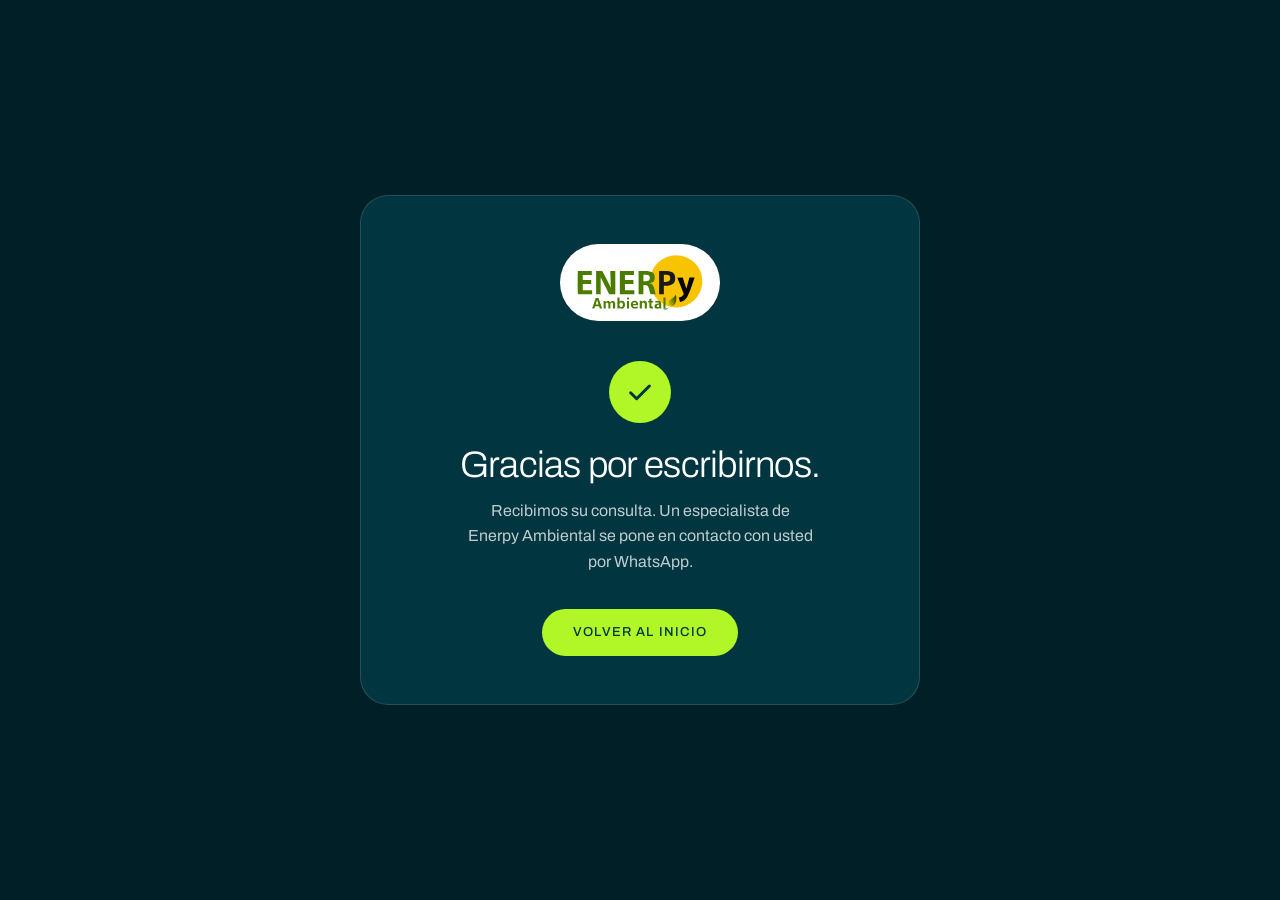
<file: gracias.html>
<!doctype html>
<html lang="es-PY">
<head>
<meta charset="utf-8">
<meta name="viewport" content="width=device-width, initial-scale=1">
<title>Gracias | Enerpy Ambiental</title>
<meta name="description" content="Confirmación de contacto con Enerpy Ambiental.">
<!-- A confirmation page has nothing to offer a search result, and indexing it
     would strand people on a dead end from Google. -->
<meta name="robots" content="noindex, nofollow">
<meta name="theme-color" content="#013540">
<link rel="icon" href="img/enerpy-color.svg" type="image/svg+xml">
<link rel="preconnect" href="https://fonts.googleapis.com">
<link rel="preconnect" href="https://fonts.gstatic.com" crossorigin>
<link href="https://fonts.googleapis.com/css2?family=Archivo:ital,wght@0,300;0,400;0,500;0,700;1,400&display=swap" rel="stylesheet">
<script>document.documentElement.classList.add('js')</script>
<link rel="stylesheet" href="styles.css?v=79">
</head>
<body class="thanks-body">

<svg width="0" height="0" style="position:absolute" aria-hidden="true" focusable="false">
  <symbol id="ico-check" viewBox="0 0 24 24">
    <path fill="none" stroke="currentColor" stroke-width="2.4" stroke-linecap="round" stroke-linejoin="round" d="m4.5 12.6 4.8 4.8L19.5 7.2"/>
  </symbol>
</svg>

<main class="thanks" id="main">
  <div class="thanks__card">

    <a class="thanks__brand" href="index.html" aria-label="Enerpy Ambiental — volver al inicio">
      <img src="img/enerpy-color.svg" alt="" width="506" height="225">
    </a>

    <span class="thanks__mark" aria-hidden="true">
      <svg viewBox="0 0 24 24"><use href="#ico-check"></use></svg>
    </span>

    <h1 class="thanks__h" id="thanks-h">Gracias por escribirnos.</h1>

    <p class="thanks__p" id="thanks-p">
      Recibimos su consulta. Un especialista de Enerpy Ambiental se pone en contacto
      con usted por WhatsApp.
    </p>

    <div class="thanks__actions">
      <a class="btn btn--primary" id="thanks-back" href="index.html">
        <span>Volver al inicio</span>
      </a>
    </div>

  </div>
</main>

<script src="main-gracias.js?v=79" defer></script>
</body>
</html>
</file>
<file: styles.css>
/* =========================================================
   Enerpy Ambiental — landing
   Palette: Softwood / Stormcloud / Seastone / Iron / Electric Lime
   ========================================================= */

:root{
  /* palette */
  --softwood:#013540;
  --stormcloud:#416870;
  --seastone:#809AA0;
  --iron:#BFCCCF;
  --lime:#B1F727;
  --white:#FFFFFF;

  /* derived */
  --ink:#011F26;
  --paper:#F4F7F7;
  --muted:#93ADB3;   /* Seastone, lightened to clear AA on --softwood */
  --line-dark:rgba(191,204,207,.18);
  --line-light:rgba(1,53,64,.14);

  /* ---- Typographic scale ----
     Five text steps, ratios 1.25 / 1.23 / 1.18. The previous ramp ran nine steps
     from 1.05rem to 0.61rem with ratios as flat as 1.03, which is too little
     separation to read as hierarchy: 15.2 / 14.7 / 13.8px all looked like the
     same size set slightly wrong. Fewer sizes, real gaps, nothing under 11px. */

  /* Display — fluid, marketing headlines */
  --fs-hero:clamp(2.9rem,8.2vw,7rem);      /* Titular del hero */
  --fs-display:clamp(2.6rem,7.4vw,6.2rem); /* Titular del pie */
  --fs-h2:clamp(2.1rem,5.4vw,4.2rem);      /* Titulares de seccion */
  --fs-h2-sm:clamp(1.9rem,4.2vw,3.2rem);   /* Titular de seccion reducido */
  --fs-lead:clamp(1.0625rem,1.9vw,1.375rem); /* Entradilla: nunca menor que el cuerpo */
  --fs-stat:2rem;             /* 32px · cifras destacadas */
  --fs-stat-sm:1.5rem;        /* 24px · cifras secundarias y numeros de paso (1.33) */

  /* Texto — fijo en rem, respeta el zoom del navegador */
  --fs-lg:1.25rem;            /* 20px · subtitulos y titulos de tarjeta */
  --fs-body:1rem;             /* 16px · texto corrido (minimo legible) */
  --fs-sm:0.8125rem;          /* 13px · descripciones breves y letra chica */
  --fs-caps:0.6875rem;        /* 11px · versalitas y etiquetas */
  --fs-root:16px;             /* Base del documento */

  /* Familia unica */
  --font-sans:"Archivo","Archivo Fallback","Helvetica Neue",Arial,sans-serif;

  /* Interlineados de titular.
     Archivo en 300 mide 0.723em desde la linea base hasta el acento de una
     minuscula acentuada (i o u a) y 0.182em hasta la cola de una g: 0.905em de
     tinta real. Cualquier interlineado por debajo de eso hace que las lineas se
     toquen, y el castellano acentua mucho mas que el ingles. 0.77 daba 0.125em
     de solape, visible en "Una tecnologia unica en Paraguay" a cinco lineas. */
  --lh-hero:.95;              /* 0.045em de aire */
  --lh-h2:1;                  /* 0.095em · los h2 llegan a cinco lineas */

  /* Tipografia: peso / line-height / font-family. letter-spacing no forma parte
     del atajo `font`, asi que viaja en su propia variable `-ls`. */
  --type-hero:300 var(--fs-hero)/var(--lh-hero) var(--font-sans);       --type-hero-ls:-.035em;
  --type-display:300 var(--fs-display)/var(--lh-hero) var(--font-sans); --type-display-ls:-.035em;
  --type-h2:300 var(--fs-h2)/var(--lh-h2) var(--font-sans);             --type-h2-ls:-.02em;
  --type-h2-sm:300 var(--fs-h2-sm)/var(--lh-h2) var(--font-sans);       --type-h2-sm-ls:-.02em;
  --type-stat:700 var(--fs-stat)/1 var(--font-sans);                    --type-stat-ls:-.01em;
  --type-stat-sm:700 var(--fs-stat-sm)/1 var(--font-sans);               --type-stat-sm-ls:-.01em;
  --type-lead:400 var(--fs-lead)/1.45 var(--font-sans);                 --type-lead-ls:normal;

  --type-card:500 var(--fs-lg)/1.3 var(--font-sans);                    --type-card-ls:-.005em;
  --type-body:400 var(--fs-body)/1.6 var(--font-sans);                  --type-body-ls:normal;
  --type-sm:400 var(--fs-body)/1.5 var(--font-sans);                    --type-sm-ls:normal;
  --type-xs:400 var(--fs-sm)/1.5 var(--font-sans);                      --type-xs-ls:normal;
  --type-2xs:400 var(--fs-sm)/1.45 var(--font-sans);                    --type-2xs-ls:normal;
  --type-italic:italic 400 var(--fs-body)/1.6 var(--font-sans);         --type-italic-ls:normal;
  --type-btn:500 var(--fs-sm)/1 var(--font-sans);                       --type-btn-ls:.09em;
  --type-address:400 var(--fs-body)/1.65 var(--font-sans);              --type-address-ls:normal;

  /* Versalitas. Las mayusculas se tocan al espaciado normal: 9-14% de tracking. */
  --type-label:700 var(--fs-sm)/1 var(--font-sans);                     --type-label-ls:.11em;
  --type-label-sm:700 var(--fs-caps)/1.4 var(--font-sans);              --type-label-sm-ls:.14em;
  --type-label-xs:700 var(--fs-caps)/1 var(--font-sans);                --type-label-xs-ls:.12em;
  --type-rail:700 var(--fs-caps)/1 var(--font-sans);                    --type-rail-ls:.22em;

  /* layout */
  --wrap:1200px;
  --gut:clamp(20px,5vw,40px);
  --r:18px;
  --r-lg:28px;
  --sec-y:clamp(72px,10vw,140px);
}

/* Metric-matched fallback for the FOUT.
   Archivo loads from Google Fonts with font-display:swap, so the first paint is
   Arial and then swaps. The width mismatch is not constant across the ramp,
   which is why this is four faces rather than one: setting the same string at
   100px, Archivo measures 2552.7px at weight 300 against Arial's 2640.5 (Arial
   has no 300 and substitutes 400), 2598.2 vs 2640.5 at 400, 2643.7 vs 2640.5 at
   500 and 2787.5 vs 2828.5 at 700. A single size-adjust tuned for body weight
   left the 300-weight h2 wrapping to six lines in the fallback and five in
   Archivo — a 67px jump on the tallest heading on the page.

   The ascent/descent overrides carry Archivo's own .88/.21 metrics, divided by
   each size-adjust so the line box matches. They only bite where line-height is
   `normal`, which is nowhere here, but they keep the face correct if that
   changes. */
@font-face{
  font-family:"Archivo Fallback";
  font-weight:300;                     /* titulares */
  src:local("Arial"),local("Helvetica Neue"),local("Liberation Sans");
  size-adjust:96.7%;
  ascent-override:91.0%;
  descent-override:21.7%;
  line-gap-override:0%;
}

@font-face{
  font-family:"Archivo Fallback";
  font-weight:400;                     /* texto corrido */
  src:local("Arial"),local("Helvetica Neue"),local("Liberation Sans");
  size-adjust:98.4%;
  ascent-override:89.4%;
  descent-override:21.3%;
  line-gap-override:0%;
}

@font-face{
  font-family:"Archivo Fallback";
  font-weight:500;                     /* titulos de tarjeta */
  src:local("Arial"),local("Helvetica Neue"),local("Liberation Sans");
  size-adjust:100.1%;
  ascent-override:87.9%;
  descent-override:21.0%;
  line-gap-override:0%;
}

@font-face{
  font-family:"Archivo Fallback";
  font-weight:700;                     /* cifras y versalitas */
  src:local("Arial"),local("Helvetica Neue"),local("Liberation Sans");
  size-adjust:98.6%;
  ascent-override:89.2%;
  descent-override:21.3%;
  line-gap-override:0%;
}

*,*::before,*::after{box-sizing:border-box}

html{font-size:var(--fs-root);-webkit-text-size-adjust:100%;scroll-behavior:smooth}
@media (prefers-reduced-motion:reduce){html{scroll-behavior:auto}}

body{
  margin:0;
  background:var(--paper);
  color:var(--softwood);
  font:var(--type-body);letter-spacing:var(--type-body-ls);
  overflow-x:hidden;
  -webkit-font-smoothing:antialiased;
  font-kerning:normal;
  font-optical-sizing:auto;
}

/* Titulares: reparte las lineas en vez de dejar una palabra huerfana abajo.
   `pretty` en prosa larga hace lo mismo con la ultima linea del parrafo. */
h1,h2,h3,.h2,.hero__title{text-wrap:balance}
/* El peso 900 no se carga: `bolder` del navegador obligaba a sintetizar una
   negrita falsa (contorno engrosado) en el contador de pasos. */
b,strong{font-weight:700}
p,li,dd,figcaption,blockquote{text-wrap:pretty}

img,svg,picture{display:block;max-width:100%}
img{height:auto}

a{color:inherit}

h1,h2,h3{margin:0}

::selection{background:var(--lime);color:var(--softwood)}

:focus-visible{
  outline:3px solid var(--lime);
  outline-offset:3px;
  border-radius:6px;
}

.skip{
  position:absolute;left:-9999px;top:0;z-index:200;
  background:var(--lime);color:var(--softwood);
  padding:14px 20px;font:var(--type-label);letter-spacing:var(--type-label-ls);
  border-radius:0 0 12px 0;
}
.skip:focus{left:0}

.wrap{width:100%;max-width:var(--wrap);margin-inline:auto;padding-inline:var(--gut)}
.wrap--narrow{max-width:860px}

/* ---------------- buttons ---------------- */
.btn{
  --btn-bg:var(--lime);--btn-fg:var(--softwood);--btn-bd:transparent;
  display:inline-flex;align-items:center;justify-content:center;
  gap:.5em;
  font:var(--type-btn);letter-spacing:var(--type-btn-ls);
  text-transform:uppercase;
  padding:16px 30px;border-radius:999px;
  background:var(--btn-bg);color:var(--btn-fg);
  border:1.5px solid var(--btn-bd);
  text-decoration:none;white-space:nowrap;
  transition:transform .18s ease,background-color .18s ease,color .18s ease,border-color .18s ease;
}
.btn:hover{transform:translateY(-2px)}
.btn--sm{padding:12px 22px}
.btn--primary:hover{background:#c4fa52}
.ico,.btn__ico{width:1.15em;height:1.15em;flex:none}

.link{
  display:inline-flex;align-items:center;gap:.45em;
  font:var(--type-sm);letter-spacing:var(--type-sm-ls);
  color:var(--lime);text-decoration:none;
  border-bottom:1.5px solid transparent;padding-bottom:2px;
}
.link:hover{border-bottom-color:currentColor}
.link span{transition:transform .18s ease}
.link:hover span{transform:translateX(4px)}
.link--dark{color:var(--softwood)}

/* ---------------- shared type ---------------- */
.eyebrow{
  font:var(--type-label-sm);letter-spacing:var(--type-label-sm-ls);
  text-transform:uppercase;
  color:var(--lime);margin:0 0 18px;
}
.eyebrow--dark{color:var(--stormcloud)}

.h2{font:var(--type-h2);letter-spacing:var(--type-h2-ls);}
.h2--light{color:var(--white)}
.h2--sm{font:var(--type-h2-sm);letter-spacing:var(--type-h2-sm-ls);}

.lede{
  font:var(--type-lead);letter-spacing:var(--type-lead-ls);
  color:var(--stormcloud);
  margin:22px 0 0;max-width:62ch;
}
.lede--light{color:var(--iron)}

.note{
  margin:26px 0 0;font:var(--type-xs);letter-spacing:var(--type-xs-ls);
  color:var(--muted);border-left:2px solid var(--stormcloud);padding-left:16px;
}

/* anchor targets must clear the fixed nav pill */
section[id]{scroll-margin-top:122px}
#inicio{scroll-margin-top:0}

.sec{padding-block:var(--sec-y)}
.sec--tight{padding-block:clamp(56px,7vw,96px)}
.sec--paper{background:var(--paper)}
.sec--white{background:var(--white)}
.sec--dark{background:var(--softwood)}
.sec--lime{background:var(--lime)}

.sec__head{max-width:58ch;margin-bottom:clamp(40px,5vw,64px)}
.sec__head--wide{max-width:none}
/* centred head: the container stops constraining, the heading keeps its own
   measure so it wraps to a few balanced lines instead of one long ruler */
.sec__head--center{max-width:none;text-align:center}
.sec__head--center .h2{max-width:22ch;margin-inline:auto;text-wrap:balance}
.sec__head--center .lede{margin-inline:auto}

/* ---------------- nav ---------------- */
.nav{
  position:fixed;inset:0 0 auto;z-index:100;
  padding-inline:var(--gut);
}
.nav__inner{
  max-width:var(--wrap);margin-inline:auto;
  display:flex;align-items:center;gap:20px;
  /* flush to the top edge: the 14px that used to sit above the bar now lives
     inside it, so the content keeps even breathing room on every side */
  padding:18px;
  background:rgba(1,31,38,.72);
  backdrop-filter:blur(14px);-webkit-backdrop-filter:blur(14px);
  border:1px solid var(--line-dark);
  border-top:0;
  /* square at the top, pill-round along the bottom */
  border-radius:0 0 44px 44px;
  transition:background-color .25s ease;
}
.nav.is-stuck .nav__inner{background:rgba(1,31,38,.94)}

.nav__brand{
  flex:none;line-height:0;
  /* the supplied logo is drawn for light grounds: its olive wordmark only
     reaches 3.41:1 on the nav and 2.64:1 on the footer. A white chip lifts it
     to 5.02:1 without altering the mark itself. */
  background:var(--white);
  padding:8px 24px;border-radius:999px;
}
.nav__brand img{width:104px;height:auto}

.nav__links{display:flex;gap:26px;margin-inline:auto}
/* :not(.btn) keeps this from out-specifying .btn (0-1-1 vs 0-1-0) on the
   in-drawer CTA, which otherwise loses its colour and italic treatment */
.nav__links a:not(.btn){
  position:relative;
  font:var(--type-sm);letter-spacing:var(--type-sm-ls);
  color:var(--iron);text-decoration:none;
  transition:color .18s ease;
}
.nav__links a:not(.btn):hover{color:var(--lime)}

/* scrollspy: the link whose section is under the nav */
.nav__links a:not(.btn).is-active{color:var(--lime)}
.nav__links a:not(.btn).is-active::after{
  content:"";position:absolute;left:0;right:0;bottom:-7px;
  height:2px;border-radius:2px;background:var(--lime);
}

.nav__toggle{
  display:none;flex:none;
  width:44px;height:44px;padding:0;
  background:transparent;border:1px solid var(--line-dark);border-radius:999px;
  cursor:pointer;
}
.nav__toggle span{
  display:block;width:18px;height:1.5px;margin:4px auto;
  background:var(--white);transition:transform .22s ease,opacity .22s ease;
}
.nav__toggle[aria-expanded="true"] span:nth-child(1){transform:translateY(5.5px) rotate(45deg)}
.nav__toggle[aria-expanded="true"] span:nth-child(2){opacity:0}
.nav__toggle[aria-expanded="true"] span:nth-child(3){transform:translateY(-5.5px) rotate(-45deg)}

@media (max-width:1040px){
  .nav__links,.nav__cta{display:none}
  .nav__toggle{display:block;margin-left:auto}

  .nav__links.is-open{
    display:flex;flex-direction:column;gap:4px;
    position:absolute;left:0;right:0;top:calc(100% + 10px);
    padding:18px;
    background:rgba(1,31,38,.97);
    backdrop-filter:blur(14px);-webkit-backdrop-filter:blur(14px);
    border:1px solid var(--line-dark);border-radius:var(--r-lg);
  }
  .nav__links.is-open a:not(.btn){padding:12px 10px;font:var(--type-card);letter-spacing:var(--type-card-ls);border-radius:12px}
  .nav__links.is-open a:not(.btn):hover{background:rgba(177,247,39,.1)}
  .nav__links.is-open a:not(.btn).is-active{background:rgba(177,247,39,.14)}
  .nav__links.is-open a:not(.btn).is-active::after{content:none}
  .nav__links.is-open .nav__cta-m{
    display:flex;
    margin-top:10px;padding:15px 24px;border-radius:999px;
    color:var(--softwood);text-align:center;justify-content:center;
  }
  .nav__links.is-open .nav__cta-m:hover{background:#c4fa52}
}
/* the in-drawer CTA never shows on wide screens */
.nav__cta-m{display:none}

/* ---------------- 1. hero ---------------- */
.hero{
  position:relative;isolation:isolate;
  background:var(--ink);
  min-height:min(94svh,900px);
  display:flex;align-items:flex-end;
  padding-block:clamp(140px,20vh,220px) clamp(56px,8vw,96px);
  overflow:hidden;
}
.hero__bg{
  position:absolute;inset:0;z-index:-2;
  width:100%;height:100%;object-fit:cover;
}
.hero__scrim{
  position:absolute;inset:0;z-index:-1;
  background:
    /* the whole ramp is --ink so the hero terminates in exactly the colour of
       the .clients band below it — no seam where the two sections meet */
    linear-gradient(180deg,rgba(1,31,38,.62) 0%,rgba(1,31,38,.32) 22%,rgba(1,31,38,.58) 52%,rgba(1,31,38,.82) 82%,var(--ink) 100%),
    radial-gradient(115% 85% at 12% 92%,rgba(1,31,38,.68),transparent 62%);
}
.hero__inner{position:relative}
/* flag roundel + eyebrow, sharing one line */
.hero__tag{display:flex;align-items:center;gap:10px;margin:0 0 18px}
.hero__tag .eyebrow{margin:0}

/* The roundel sits directly on the photograph, so a hairline ring keeps its
   edge readable over any part of the image. The flag is 20:11, so `slice`
   crops its sides to fill the circle rather than letterboxing it — the emblem
   is centred in the source, so it survives the crop.
   The diameter is written out from the eyebrow chip's own metrics — its line
   box (--fs-caps at the 1.4 of --type-label-sm) plus its 7px of vertical
   padding — so the circle keeps matching the chip's height rather than being
   a number that silently drifts from it. It cannot be derived from the chip at
   layout time: sizing the circle off its neighbour's height while the flag
   itself has no intrinsic width makes the row's height depend on its own
   result, and the SVG falls back to its 300px default. */
.hero__flag{
  --flag-size:calc(var(--fs-caps) * 1.4 + 14px);
  flex:none;width:var(--flag-size);height:var(--flag-size);
  line-height:0;border-radius:50%;overflow:hidden;
  box-shadow:0 0 0 1px rgba(255,255,255,.4);
}
.hero__flag svg{width:100%;height:100%;display:block}
/* The hero eyebrow is 10.7px lime on bright foliage — the same hue family, so it
   cannot reach 4.5:1 from the scrim alone at any opacity the design tolerates.
   A small translucent chip gives it a known dark surface and leaves the rest of
   the photograph light. */
.hero__inner .eyebrow{
  display:inline-block;
  background:rgba(1,31,38,.68);
  padding:7px 13px;border-radius:999px;
  backdrop-filter:blur(3px);-webkit-backdrop-filter:blur(3px);
}
.hero__title{
  font:var(--type-hero);letter-spacing:var(--type-hero-ls);
  color:var(--white);max-width:17ch;
  text-wrap:balance;
}
.hero__lede{
  margin:26px 0 0;max-width:56ch;
  color:var(--iron);font:var(--type-lead);letter-spacing:var(--type-lead-ls);
}
.hero__actions{display:flex;flex-wrap:wrap;gap:14px;margin-top:36px}

@media (max-width:1100px){
  .hero__scrim{
    background:linear-gradient(180deg,rgba(1,31,38,.7) 0%,rgba(1,31,38,.36) 18%,rgba(1,31,38,.66) 46%,rgba(1,31,38,.86) 80%,var(--ink) 100%);
  }
}

/* ---------------- KPI band ---------------- */
/* --ink so the hero's gradient still terminates into an unbroken dark run */
.kpis{background:var(--ink);padding-block:clamp(36px,4.5vw,60px)}
.kpis__list{
  list-style:none;margin:0;padding:0;
  display:grid;grid-template-columns:repeat(5,1fr);
}
.kpi{
  display:flex;flex-direction:column;align-items:center;
  text-align:center;gap:10px;padding:4px 16px;
  border-left:1px solid var(--line-dark);
}
.kpi:first-child{border-left:0}
.kpi__n{
  font:var(--type-stat);letter-spacing:var(--type-stat-ls);
  color:var(--white);font-variant-numeric:tabular-nums;
}
.kpi__l{
  font:var(--type-2xs);letter-spacing:var(--type-2xs-ls);
  color:var(--muted);max-width:20ch;text-wrap:balance;
}

/* dividers only survive the 5-across layout; below that, plain gaps read better
   than nth-child border gymnastics that break at every reflow */
@media (max-width:1040px){
  .kpis__list{grid-template-columns:repeat(3,1fr);gap:32px 20px}
  .kpi{border-left:0;padding-inline:8px}
}
@media (max-width:620px){
  /* minmax(0,1fr) rather than 1fr: the widest figure (+8.000.000) has an
     intrinsic width that otherwise forces its column wider than the others */
  .kpis__list{grid-template-columns:repeat(2,minmax(0,1fr));gap:28px 16px}
  .kpi__n{font-size:var(--fs-stat-sm)}
  .kpi:last-child{grid-column:1/-1}
}

/* ---------------- 2. clients marquee ---------------- */
.clients{background:var(--white);padding-block:clamp(48px,6vw,72px)}
.clients__label{
  margin:0 0 32px;
  font:var(--type-label-sm);letter-spacing:var(--type-label-sm-ls);
  text-transform:uppercase;
  color:var(--stormcloud);text-align:center;
}
.marquee{
  overflow:hidden;
  -webkit-mask-image:linear-gradient(90deg,transparent,#000 9%,#000 91%,transparent);
  mask-image:linear-gradient(90deg,transparent,#000 9%,#000 91%,transparent);
}
.marquee__track{display:flex;width:max-content;animation:slide 46s linear infinite}
/* No hover pause here. The band is 100% wide, so the pointer sits inside it for
   most of the time this section is on screen, and :hover is not recomputed until
   the pointer actually moves — a trackpad scroll that leaves the cursor in the
   band froze the logos until the reader jiggled the mouse. There is nothing to
   read in a row of logos, so the pause bought nothing and cost that. */
.marquee__group{display:flex;gap:16px;padding-right:16px}

.logo{
  flex:none;
  /* flex, not grid: a grid item's implicit row is auto-sized, so max-height:100%
     had no definite containing block to resolve against and was dropped —
     leaving tall logos constrained only by width. A flex item resolves
     percentages against the container's definite content box. */
  display:flex;align-items:center;justify-content:center;
  width:170px;height:104px;padding:16px 20px;
  background:transparent;border-radius:var(--r);
}
.logo img{
  /* explicit box + contain: letterboxed to fit, never cropped, whatever the ratio */
  width:100%;height:100%;
  object-fit:contain;object-position:center;
}

@keyframes slide{from{transform:translateX(0)}to{transform:translateX(-50%)}}

/* ---------------- grids & cards ---------------- */
.grid{list-style:none;margin:0;padding:0;display:grid;gap:20px}
.grid--3{grid-template-columns:repeat(3,1fr)}
.grid--4{grid-template-columns:repeat(4,1fr)}

.card{
  background:var(--white);
  border:1px solid var(--line-light);
  border-radius:var(--r-lg);
  padding:32px 28px 34px;
  transition:transform .22s ease,box-shadow .22s ease;
}
.card:hover{transform:translateY(-4px);box-shadow:0 18px 40px -24px rgba(1,53,64,.5)}
.card__ico{
  display:grid;place-items:center;
  width:46px;height:46px;margin-bottom:22px;
  border-radius:14px;
  background:var(--softwood);color:var(--lime);
}
.card__ico svg{width:22px;height:22px}
.card--lime .card__ico{background:var(--lime);color:var(--softwood)}
.card__t{font:var(--type-card);letter-spacing:var(--type-card-ls);margin-bottom:10px}
.card__d{margin:0;font:var(--type-body);letter-spacing:var(--type-body-ls);color:var(--stormcloud)}

/* ---------------- 4. steps ---------------- */
.steps__head{max-width:52ch;margin-bottom:clamp(40px,5vw,64px)}
.steps__body{display:grid;grid-template-columns:1fr .88fr;gap:clamp(28px,4vw,60px);align-items:start}

.steps__list{list-style:none;margin:0;padding:0;display:grid;gap:6px}
.step{
  width:100%;display:flex;gap:20px;text-align:left;
  padding:22px 20px;
  background:transparent;border:0;border-top:1px solid var(--line-dark);
  color:inherit;font:inherit;cursor:pointer;
  transition:background-color .2s ease;
}
.steps__list li:last-child .step{border-bottom:1px solid var(--line-dark)}
.step:hover{background:rgba(191,204,207,.06)}
.step__n{
  flex:none;
  font:var(--type-rail);letter-spacing:var(--type-rail-ls);
  color:var(--muted);padding-top:3px;
  transition:color .2s ease;
}
.step__tx{display:block}
.step__t{
  display:block;
  font:var(--type-card);letter-spacing:var(--type-card-ls);
  color:var(--iron);
  transition:color .2s ease;
}
.step__d{
  display:block;margin-top:8px;
  font:var(--type-body);letter-spacing:var(--type-body-ls);color:var(--muted);
  max-height:0;opacity:0;overflow:hidden;
  transition:max-height .34s ease,opacity .24s ease,margin-top .34s ease;
  margin-top:0;
}
.step[aria-current="true"] .step__n{color:var(--lime)}
.step[aria-current="true"] .step__t{color:var(--white)}
.step[aria-current="true"] .step__d{max-height:9em;opacity:1;margin-top:8px}

.steps__media{
  position:relative;margin:0;
  aspect-ratio:4/3.4;
  border-radius:var(--r-lg);overflow:hidden;
  background:var(--ink);
  border:1px solid var(--line-dark);
}
.steps__img{
  position:absolute;inset:0;
  width:100%;height:100%;object-fit:cover;
  opacity:0;transition:opacity .5s ease,transform .8s ease;
  transform:scale(1.04);
}
.steps__img.is-on{opacity:1;transform:scale(1)}
.steps__count{
  position:absolute;top:18px;right:18px;z-index:2;
  font:var(--type-label-xs);letter-spacing:var(--type-label-xs-ls);
  color:var(--softwood);background:var(--lime);
  padding:8px 15px;border-radius:999px;
}

@media (max-width:900px){
  .steps__body{grid-template-columns:1fr}
  .steps__media{order:-1;aspect-ratio:16/11}
}

/* ---------------- 7. residuos ---------------- */
.waste{gap:0;border-top:1px solid var(--line-light);border-left:1px solid var(--line-light)}
.waste__i{
  padding:30px 26px 34px;
  border-right:1px solid var(--line-light);
  border-bottom:1px solid var(--line-light);
  background:transparent;
  transition:background-color .2s ease;
}
.waste__i:hover{background:var(--white)}
.waste__ico{
  display:block;color:var(--stormcloud);margin-bottom:18px;
}
.waste__ico svg{width:28px;height:28px}
.waste__t{font:var(--type-card);letter-spacing:var(--type-card-ls);margin-bottom:8px}
.waste__d{margin:0;font:var(--type-xs);letter-spacing:var(--type-xs-ls);color:var(--stormcloud)}
.waste__i--cta{background:var(--softwood)}
.waste__i--cta:hover{background:var(--softwood)}
.waste__i--cta .waste__t{color:var(--white)}
.waste__i--cta .waste__d{color:var(--iron);margin-bottom:16px}

/* ---------------- 6/9. split ---------------- */
.split{display:grid;grid-template-columns:1fr 1fr;gap:clamp(28px,5vw,72px);align-items:center}
.split--rev .split__media{order:2}
.split__media{margin:0;border-radius:var(--r-lg);overflow:hidden;background:var(--ink)}
.split__media img{width:100%;height:100%;object-fit:cover;aspect-ratio:4/3}
.split__media--tall img{aspect-ratio:4/4.6}

.deflist{margin:34px 0 0;display:grid;gap:0}
.deflist>div{padding:20px 0;border-top:1px solid var(--line-dark)}
.deflist>div:last-child{border-bottom:1px solid var(--line-dark)}
.deflist dt{
  font:var(--type-label-sm);letter-spacing:var(--type-label-sm-ls);
  text-transform:uppercase;color:var(--lime);
  margin-bottom:8px;
}
.deflist dd{margin:0;font:var(--type-body);letter-spacing:var(--type-body-ls);color:var(--iron)}

.facts{list-style:none;margin:34px 0 28px;padding:0;display:grid;gap:0}
.facts li{
  display:flex;flex-wrap:wrap;gap:6px 20px;
  padding:16px 0;border-top:1px solid var(--line-light);
}
.facts li:last-child{border-bottom:1px solid var(--line-light)}
.facts__k{
  flex:none;min-width:112px;
  font:var(--type-label-sm);letter-spacing:var(--type-label-sm-ls);
  text-transform:uppercase;color:var(--stormcloud);
  padding-top:3px;
}
.facts__v{font:var(--type-sm);letter-spacing:var(--type-sm-ls);color:var(--softwood)}

@media (max-width:860px){
  .split{grid-template-columns:1fr}
  .split--rev .split__media{order:0}
  .split__media--tall img{aspect-ratio:16/11}
}

/* ---------------- 8. beneficios (lime) ---------------- */
.bens{
  list-style:none;margin:0;padding:0;
  display:grid;grid-template-columns:repeat(3,1fr);gap:0;
  border-top:1px solid rgba(1,53,64,.22);
}
.ben{
  display:flex;gap:16px;align-items:flex-start;
  padding:30px 28px 34px 0;
  border-bottom:1px solid rgba(1,53,64,.22);
}
.ben:not(:nth-child(3n)){border-right:1px solid rgba(1,53,64,.22)}
.ben:not(:nth-child(3n)){padding-right:28px}
.ben:nth-child(3n+2),.ben:nth-child(3n){padding-left:28px}
.ben__n{
  font:var(--type-rail);letter-spacing:var(--type-rail-ls);
  color:var(--stormcloud);padding-top:5px;flex:none;   /* .55 alpha measured 3.14:1 on lime — under AA for 10.7px */
}
.ben__t{font:var(--type-card);letter-spacing:var(--type-card-ls);color:var(--softwood)}

@media (max-width:860px){
  .bens{grid-template-columns:1fr}
  .ben,.ben:not(:nth-child(3n)){border-right:0;padding-inline:0}
  .ben:nth-child(3n+2),.ben:nth-child(3n){padding-left:0}
}

/* ---------------- 10. faq ---------------- */
.faq{border-top:1px solid var(--line-light)}
.faq__i{border-bottom:1px solid var(--line-light)}
.faq__i summary{
  list-style:none;cursor:pointer;
  display:flex;align-items:flex-start;justify-content:space-between;gap:24px;
  padding:26px 0;
  font:var(--type-card);letter-spacing:var(--type-card-ls);
  color:var(--softwood);
}
.faq__i summary::-webkit-details-marker{display:none}
.faq__i summary::after{
  content:"";flex:none;
  width:22px;height:22px;margin-top:2px;
  background:var(--softwood);
  -webkit-mask:no-repeat center/14px url("data:image/svg+xml,%3Csvg xmlns='http://www.w3.org/2000/svg' viewBox='0 0 24 24'%3E%3Cpath d='M12 5v14M5 12h14' stroke='%23000' stroke-width='2.4' stroke-linecap='round'/%3E%3C/svg%3E");
  mask:no-repeat center/14px url("data:image/svg+xml,%3Csvg xmlns='http://www.w3.org/2000/svg' viewBox='0 0 24 24'%3E%3Cpath d='M12 5v14M5 12h14' stroke='%23000' stroke-width='2.4' stroke-linecap='round'/%3E%3C/svg%3E");
  transition:transform .24s ease;
}
.faq__i[open] summary::after{transform:rotate(135deg)}
.faq__i summary:hover{color:var(--stormcloud)}
.faq__a{padding:0 0 28px}
.faq__a p{margin:0;max-width:70ch;color:var(--stormcloud);font:var(--type-body);letter-spacing:var(--type-body-ls);}

/* ---------------- 11. ubicación ---------------- */
.loc{display:grid;grid-template-columns:1.15fr 1fr;gap:clamp(32px,5vw,72px);align-items:center}
.loc__b{list-style:none;margin:0;padding:0;display:grid;gap:0}
.loc__b li{
  display:flex;flex-wrap:wrap;gap:6px 24px;align-items:baseline;
  padding:18px 0;border-top:1px solid var(--line-dark);
}
.loc__b li:last-child{border-bottom:1px solid var(--line-dark)}
.loc__k{
  flex:none;min-width:92px;
  font:var(--type-label-sm);letter-spacing:var(--type-label-sm-ls);
  text-transform:uppercase;color:var(--muted);
}
.loc__v{color:var(--white);text-decoration:none;font:var(--type-address);letter-spacing:var(--type-address-ls);}
.loc__v:hover{color:var(--lime)}
.loc__socials{display:flex;flex-wrap:wrap;gap:18px}
.loc__socials a{display:inline-flex;align-items:center;gap:.45em;color:var(--iron);text-decoration:none;font:var(--type-sm);letter-spacing:var(--type-sm-ls)}
.loc__socials a:hover{color:var(--lime)}
.loc .link{margin-top:26px}

@media (max-width:860px){.loc{grid-template-columns:1fr}}

/* ---------------- 12. cta ---------------- */
.cta{
  position:relative;isolation:isolate;overflow:hidden;
  background:var(--ink);
  padding-block:clamp(80px,11vw,150px);
  text-align:center;
}
.cta__bg{position:absolute;inset:0;z-index:-2}
.cta__bg img{width:100%;height:100%;object-fit:cover}
.cta::after{
  content:"";position:absolute;inset:0;z-index:-1;
  background:linear-gradient(180deg,rgba(1,31,38,.55),rgba(1,31,38,.82));
}
.cta__inner{position:relative;display:grid;justify-items:center}
.cta__t{
  font:var(--type-display);letter-spacing:var(--type-display-ls);
  color:var(--white);
  max-width:20ch;text-wrap:balance;
}
.cta__d{
  margin:22px 0 0;max-width:56ch;
  color:var(--iron);font:var(--type-lead);letter-spacing:var(--type-lead-ls);
}
.cta .hero__actions{justify-content:center}

/* ---------------- footer ---------------- */
.foot{background:var(--softwood);color:var(--iron);overflow:hidden}
.foot__top{
  display:grid;grid-template-columns:1fr 2.3fr;gap:clamp(32px,5vw,64px);
  padding-block:clamp(56px,7vw,88px) 48px;
}
.foot__brand img{
  width:150px;height:auto;margin-bottom:20px;
  /* same white chip as the nav, for the same contrast reason */
  background:var(--white);
  padding:11px 33px;border-radius:999px;
  box-sizing:content-box;
}
.foot__brand p{margin:0;font:var(--type-xs);letter-spacing:var(--type-xs-ls);color:var(--muted);max-width:38ch}

.foot__cols{display:grid;grid-template-columns:1fr 1fr 1.5fr;gap:28px}
.foot__cols h3{
  font:var(--type-label-sm);letter-spacing:var(--type-label-sm-ls);
  text-transform:uppercase;color:var(--lime);margin-bottom:16px;
}
.foot__cols a{
  display:block;padding:6px 0;
  color:var(--iron);text-decoration:none;font:var(--type-sm);letter-spacing:var(--type-sm-ls);
  transition:color .18s ease;
  overflow-wrap:anywhere;
}
/* icon + label; the label keeps its own box so long values still wrap */
.foot__cols a.ico-link{display:flex;align-items:center;gap:.55em}
.foot__cols a.ico-link span{min-width:0;overflow-wrap:anywhere}
/* the email is the one string that cannot break: 32 characters with no spaces.
   It gets nowrap plus a slightly smaller size, and the Contacto column is widened
   above to hold it. */
.foot__cols a[href^="mailto"] span{
  white-space:nowrap;overflow-wrap:normal;
  font-size:var(--fs-sm);
}
.foot__cols a:hover{color:var(--lime)}

.foot__legal{
  display:flex;flex-wrap:wrap;gap:10px 40px;justify-content:space-between;
  padding-bottom:40px;border-top:1px solid var(--line-dark);padding-top:26px;
}
.foot__legal p{margin:0;font:var(--type-2xs);letter-spacing:var(--type-2xs-ls);color:var(--muted);max-width:62ch}
.foot__legal a{color:var(--iron);text-decoration:none;border-bottom:1px solid rgba(191,204,207,.35);transition:color .18s ease,border-color .18s ease}
.foot__legal a:hover{color:var(--lime);border-bottom-color:currentColor}

.foot__mark{
  font:var(--type-display);letter-spacing:var(--type-display-ls);
  /* Deliberadamente fuera de la escala: no es texto, es una marca de agua
     tipografica de una sola linea en mayusculas y sin trazo descendente, asi
     que .78 de interlineado no puede solaparse. */
  font-size:clamp(4rem,19vw,17rem);line-height:.78;
  color:transparent;
  -webkit-text-stroke:1px rgba(191,204,207,.22);
  text-align:center;
  margin-bottom:-.16em;
  user-select:none;
}

@media (max-width:1120px){
  .foot__cols{grid-template-columns:repeat(2,1fr)}
  /* Contacto spans the row so the address always has the full width */
  .foot__cols>div:last-child{grid-column:1/-1}
}
@media (max-width:860px){
  .foot__top{grid-template-columns:1fr}
}
@media (max-width:520px){
  .foot__cols{grid-template-columns:1fr}
}

/* ---------------- responsive grids ---------------- */
@media (max-width:1040px){
  .grid--4{grid-template-columns:repeat(2,1fr)}
  .grid--3{grid-template-columns:repeat(2,1fr)}
}
@media (max-width:640px){
  .grid--4,.grid--3{grid-template-columns:1fr}
  .btn{width:100%}
  .hero__actions{flex-direction:column;align-items:stretch}
}

/* ---------------- reveal ---------------- */
/* only hide when JS is present to reveal it again */
.js .reveal{opacity:0;transform:translateY(22px)}
.js .reveal.is-in{opacity:1;transform:none;transition:opacity .7s ease,transform .7s cubic-bezier(.22,.8,.3,1)}

@media (prefers-reduced-motion:reduce){
  *,*::before,*::after{
    animation-duration:.001ms !important;
    animation-iteration-count:1 !important;
    transition-duration:.001ms !important;
  }
  .js .reveal{opacity:1;transform:none}
  .marquee__track,.quoteloop__track{animation:none}
  /* with the animation off, an overflow:hidden strip hides every quote past the
     third for good — give it back as a normal scroll container */
  .quoteloop{overflow-x:auto;scrollbar-width:none;scroll-snap-type:x mandatory}
  .quoteloop::-webkit-scrollbar{display:none}
  .quoteloop .quote{scroll-snap-align:start}
  .marquee{overflow-x:auto;scrollbar-width:none}
  .marquee::-webkit-scrollbar{display:none}
  .step__d{max-height:none;opacity:1;margin-top:8px}
}

/* ---------------- casos reales ---------------- */
.cases{list-style:none;margin:0;padding:0;display:grid;grid-template-columns:repeat(3,1fr);gap:20px}
.case{
  display:flex;flex-direction:column;
  background:var(--white);
  border:1px solid var(--line-light);
  border-radius:var(--r-lg);
  padding:30px 28px 32px;
  overflow:hidden;
  transition:transform .22s ease,box-shadow .22s ease;
}
.case:hover{transform:translateY(-4px);box-shadow:0 18px 40px -24px rgba(1,53,64,.5)}
.case__logo{display:block;height:42px;margin-bottom:26px}
.case__logo img{height:100%;width:auto;max-width:150px;object-fit:contain;object-position:left center}

.case__stats{margin:0 0 22px;display:grid;gap:16px}
.case__logo img{
  height:42px;width:auto;max-width:170px;
  /* client marks read as one set rather than four competing brand palettes */
  filter:grayscale(1);
}
.case__stats>div{display:flex;flex-direction:column;gap:6px}
.case__stats dt{
  font:var(--type-label-sm);letter-spacing:var(--type-label-sm-ls);
  text-transform:uppercase;color:var(--stormcloud);
}
.case__n{
  margin:0;font:var(--type-stat);letter-spacing:var(--type-stat-ls);
  color:var(--softwood);font-variant-numeric:tabular-nums;
}

/* an unfilled figure must never read as data */
.is-pending{
  display:block;
  border-bottom:2px dashed var(--iron);
  padding-bottom:6px;
  color:var(--softwood);
  letter-spacing:.02em;
}

/* the margin-bottom is the real gap to the photo — the photo's own margin-top
   is auto (it pins to the card's bottom edge) so it can't carry the spacing */
.case__d{margin:0 0 36px;font:var(--type-body);letter-spacing:var(--type-body-ls);color:var(--stormcloud)}

/* full-bleed plant photo pinned to the card's bottom edge; the source images
   carry pre-rounded bottom corners, and the card's overflow:hidden clips them
   to its own radius. negative margins break out of the card padding. */
.case__photo{
  display:block;
  margin:0 -28px -32px;margin-top:auto;
  width:calc(100% + 56px);max-width:none;
  aspect-ratio:720/320;object-fit:cover;
}

@media (max-width:1040px){.cases{grid-template-columns:repeat(2,1fr)}}
@media (max-width:700px){.cases{grid-template-columns:1fr}}

/* ---------------- testimonios ---------------- */
.quote{
  display:flex;flex-direction:column;
  padding:30px 28px 32px;
  border:1px solid var(--line-dark);border-radius:var(--r-lg);
  background:rgba(191,204,207,.045);
}
.quote__k{
  margin:0 0 18px;
  font:var(--type-label-sm);letter-spacing:var(--type-label-sm-ls);
  text-transform:uppercase;color:var(--lime);
}
.quote__t{margin:0 0 24px}
.quote__t p{
  margin:0;
  font:var(--type-italic);letter-spacing:var(--type-italic-ls);
  color:var(--white);
}
.quote__t p::before{content:"\201C"}
.quote__t p::after{content:"\201D"}
.quote__by{
  margin-top:auto;padding-top:20px;
  border-top:1px solid var(--line-dark);
  display:flex;align-items:center;gap:12px;
}
/* Illustrative, not a portrait of the quoted person: these testimonials are
   anonymised (role/industry only, no name — see the section-level note), so the
   photo stands in for "someone in this role" rather than identifying anyone. */
.quote__avatar{
  flex:none;width:44px;height:44px;border-radius:50%;
  object-fit:cover;
  box-shadow:0 0 0 1px rgba(255,255,255,.16);
}
.quote__meta{display:grid;gap:3px}
.quote__role{
  font:var(--type-label-sm);letter-spacing:var(--type-label-sm-ls);
  text-transform:uppercase;color:var(--iron);
}
.quote__ind{font:var(--type-xs);letter-spacing:var(--type-xs-ls);color:var(--muted)}


/* ---------------- residuo card media ---------------- */
.waste__media{
  display:block;margin-bottom:20px;
  border-radius:var(--r);overflow:hidden;
  background:var(--iron);
}
.waste__media img{width:100%;height:auto;aspect-ratio:4/3;object-fit:cover}

/* ---------------- full-bleed map ---------------- */
/* sibling of .wrap, so it spans the section width without a 100vw hack */
#ubicacion{padding-bottom:0}   /* let the map meet the CTA band below it */
.map{margin-top:clamp(48px,6vw,72px)}
.map iframe{
  display:block;width:100%;
  height:clamp(320px,45vh,520px);
  border:0;
}

/* .note is authored for dark grounds; --muted only reaches ~2.3:1 on --paper */
.sec--paper .note{color:var(--stormcloud);border-left-color:var(--iron);margin-top:clamp(28px,3vw,40px)}

/* ---------------- soluciones: blueprint + feature grid ---------------- */
/* full-bleed dot grid behind the section — measured off the source design at a
   16px pitch; the dot color is just --iron at full strength, since a 1px dot
   is already faint enough on its own without extra transparency. */
.sec--dotted{
  background-image:radial-gradient(var(--iron) 1px,transparent 1.6px);
  background-size:16px 16px;
}

.solutions{
  display:grid;grid-template-columns:1fr 1fr;
  gap:clamp(32px,5vw,72px);align-items:center;
}
/* the asset is a pre-composed 1:1 illustration on a transparent ground, so it
   only needs to be contained, not cropped — the dot pattern shows through
   the transparent margin around the machine */
.solutions__art{margin:0;aspect-ratio:1/1}
.solutions__art img{width:100%;height:100%;object-fit:contain;display:block}
.solutions__body .h2{max-width:22ch}

/* two even columns rather than the source's fixed 350px cards — the body
   column here is much narrower than the design's 832px canvas, so a fixed
   card width would just overflow into one column per row */
.solutions__grid{
  list-style:none;margin:clamp(28px,4vw,40px) 0 0;padding:0;
  display:grid;grid-template-columns:1fr 1fr;gap:0 24px;
}
.tcard{
  display:flex;align-items:center;gap:20px;
  padding:31px 0;
}
.tcard__ico{
  display:grid;place-items:center;flex:none;
  width:46px;height:46px;border-radius:14px;
  background:var(--lime);color:var(--softwood);
}
.tcard__ico svg{width:22px;height:22px}
.tcard__t{margin:0;font:var(--type-card);letter-spacing:var(--type-card-ls);color:var(--softwood)}

@media (max-width:900px){
  .solutions{grid-template-columns:1fr}
}
@media (max-width:560px){
  .solutions__grid{grid-template-columns:1fr}
}

/* ---------------- testimonials carousel ---------------- */
/* same seamless-loop technique as the client marquee: two identical halves,
   translated by half the track, paused on hover/focus, stopped under reduced
   motion — slower than the marquee, since these are read, not scanned */
.quoteloop{
  overflow:hidden;
  -webkit-mask-image:linear-gradient(90deg,transparent,#000 5%,#000 95%,transparent);
  mask-image:linear-gradient(90deg,transparent,#000 5%,#000 95%,transparent);
}
.quoteloop__track{display:flex;width:max-content;animation:slide 86s linear infinite}
/* No hover pause. The track is transform-animated on the compositor, and the
   browser only re-runs hit-testing for :hover on pointer events — so cards slide
   out from under a stationary pointer with nothing fired, and :hover latches at
   whatever it last resolved. Latched on, the carousel stopped and stayed stopped
   until the reader moved the mouse, which is what read as "the carousel is
   broken". A pause that fires at random is worse than no pause.

   :focus-within is kept: focus is event-driven and sticky, so it is reliable,
   and it stops the track sliding away from a keyboard user who lands inside it.
   The dependable stop for everyone else is prefers-reduced-motion, below. */
.quoteloop:focus-within .quoteloop__track{animation-play-state:paused}
.quoteloop__group{display:flex;gap:20px;margin:0;padding:0 20px 0 0;list-style:none}
.quoteloop .quote{flex:none;width:min(380px,82vw)}

/* ---- carousel dots ---- */
.quoteloop__dots{
  display:flex;justify-content:center;align-items:center;gap:6px;
  margin-top:clamp(24px,3vw,36px);
}
.quoteloop__dot{
  /* 9px of visible dot inside a 24px target: WCAG 2.5.8 asks for 24x24 and a
     9px tap area would fail it, but a 24px dot would read as a button */
  appearance:none;border:0;background:none;cursor:pointer;
  width:24px;height:24px;padding:0;
  display:grid;place-items:center;
  border-radius:999px;
  transition:width .32s cubic-bezier(.22,.8,.3,1);
}
.quoteloop__dot::before{
  content:"";display:block;
  width:9px;height:9px;border-radius:999px;
  /* .52, not the .34 this started at: an inactive dot is still a control, and
     WCAG 1.4.11 wants 3:1 for the shape that identifies one. Iron at .34 over
     --softwood measured 2.18:1; .52 measures 3.13:1. */
  background:var(--iron);opacity:.52;
  transition:width .32s cubic-bezier(.22,.8,.3,1),
             opacity .25s ease,background-color .25s ease;
}
.quoteloop__dot:hover::before{opacity:.85}
/* the active one stretches into a pill — shape carries the state as well as
   colour, so it survives being read without colour */
.quoteloop__dot.is-on{width:42px}
.quoteloop__dot.is-on::before{width:28px;background:var(--lime);opacity:1}
.quoteloop__dot:focus-visible{outline:2px solid var(--lime);outline-offset:2px}
@media (prefers-reduced-motion:reduce){
  .quoteloop__dot,.quoteloop__dot::before{transition:none}
}

/* ---------------- problema: split head + 3 malas-prácticas cards ---------------- */
.problema__head{
  display:grid;grid-template-columns:1fr 1fr;
  gap:clamp(28px,5vw,72px);align-items:start;
  margin-bottom:clamp(48px,6vw,84px);
}
.problema__head .sec__head{margin-bottom:0;max-width:none}
.problema__head .lede{margin-top:0}

.psteps{
  list-style:none;margin:0;padding:0;
  display:grid;grid-template-columns:repeat(3,1fr);
  gap:24px;
}
.pstep{
  display:flex;flex-direction:column;
  padding:37px 24px 32px;
  border:1px solid var(--iron);border-radius:20px;
}
.pstep__n{
  display:grid;place-items:center;flex:none;
  width:66px;height:66px;margin-bottom:32px;
  border-radius:50%;background:var(--lime);
  font:var(--type-stat-sm);letter-spacing:var(--type-stat-sm-ls);color:var(--softwood);
}
.pstep__img{display:block;margin-bottom:26px}
.pstep__img img{display:block;width:100%;height:180px;object-fit:contain}
.pstep__t{
  margin:0 0 10px;text-transform:uppercase;
  font:var(--type-card);letter-spacing:var(--type-card-ls);color:var(--stormcloud);
}
.pstep__d{margin:0;font:var(--type-body);letter-spacing:var(--type-body-ls);color:var(--stormcloud)}

@media (max-width:860px){
  .problema__head{grid-template-columns:1fr}
}
@media (max-width:700px){
  .psteps{grid-template-columns:1fr;max-width:420px;margin-inline:auto}
}

/* ================= video de portada ================= */
.filmstrip{position:relative;background:var(--ink);line-height:0}
.filmstrip__v{
  display:block;width:100%;
  /* The hero below is min(94svh,900px); this sits a little shorter so the
     headline underneath still signals itself on a laptop screen. cover, not
     contain: a letterboxed band top and bottom would read as a broken embed. */
  height:min(82svh,740px);
  object-fit:cover;background:var(--ink);
}
@media (max-width:760px){
  /* 16:9 across a phone is a 211px slot — too slight to open a page with. Taller
     box, cropped sides; the subject of a landing-page film is always centred. */
  .filmstrip__v{height:min(58svh,440px)}
}
.filmstrip__btn{
  position:absolute;right:clamp(14px,2.5vw,24px);bottom:clamp(14px,2.5vw,24px);
  width:44px;height:44px;padding:0;              /* 44px: comfortable touch target */
  display:grid;place-items:center;
  border:1px solid rgba(255,255,255,.34);border-radius:50%;
  background:rgba(1,31,38,.62);color:var(--white);
  backdrop-filter:blur(6px);-webkit-backdrop-filter:blur(6px);
  cursor:pointer;
  transition:background-color .18s ease,border-color .18s ease,transform .18s ease;
}
.filmstrip__btn:hover{background:rgba(1,31,38,.85);transform:translateY(-1px)}
.filmstrip__btn:focus-visible{outline:2px solid var(--lime);outline-offset:3px}
.filmstrip__ico{width:19px;height:19px;display:block}

/* ================= franja de captación ================= */
/* Lime: this is the page's conversion unit and the brand already spends lime on
   action. It also breaks video from hero, which would otherwise be two dark
   full-bleed blocks stacked with nothing between them. */
.leadstrip{background:var(--lime);padding-block:clamp(26px,3.4vw,40px)}
.leadstrip__in{
  display:grid;grid-template-columns:minmax(0,.78fr) minmax(0,2.1fr);
  gap:clamp(18px,3vw,44px);align-items:center;
}
.leadstrip__h{
  margin:0;font:var(--type-h2-sm);letter-spacing:var(--type-h2-sm-ls);
  color:var(--softwood);font-size:clamp(1.35rem,2.4vw,1.9rem);
}
.leadstrip__p{
  margin:8px 0 0;font:var(--type-sm);letter-spacing:var(--type-sm-ls);
  color:rgba(1,53,64,.82);max-width:46ch;
}

.leadform{
  display:grid;
  /* Real minimums, not minmax(0,…): with a floor of 0 the auto-sized button
     took 242px of a 621px row and squeezed the number field down to 76px — a
     46px box holding 84px of placeholder. The track can no longer collapse
     below what the field has to show, and the media queries below take over
     before the row runs out of room. */
  grid-template-columns:minmax(150px,1fr) minmax(240px,1.2fr) auto;
  gap:14px;align-items:end;
}
.lf__field{display:flex;flex-direction:column;gap:6px;min-width:0}
.lf__label{
  font:var(--type-label-sm);letter-spacing:var(--type-label-sm-ls);
  text-transform:uppercase;color:rgba(1,53,64,.78);
}
.lf__input{
  width:100%;min-width:0;
  font:var(--type-body);letter-spacing:var(--type-body-ls);
  color:var(--softwood);background:var(--white);
  /* .58: white on lime is 1.3:1, so the fill cannot mark where the field
     starts — the border is doing that alone and owes 1.4.11 its 3:1.
     At .26 it measured 1.63:1; at .58 it measures 3.2:1. */
  border:1.5px solid rgba(1,53,64,.58);border-radius:12px;
  padding:13px 15px;
  transition:border-color .18s ease,box-shadow .18s ease;
}
/* .68, not the .5 this started at: a placeholder is text and owes the same
   4.5:1 as any other. Softwood at .5 over white measures 2.98:1; .68
   measures 4.96:1 and still reads as a hint rather than as an answer. */
.lf__input::placeholder{color:rgba(1,53,64,.68)}
.lf__input:focus{outline:none;border-color:var(--softwood);box-shadow:0 0 0 3px rgba(1,53,64,.18)}
.lf__input[aria-invalid="true"]{border-color:#8E2A1B;box-shadow:0 0 0 3px rgba(142,42,27,.16)}

/* country code + number read as one control, so they share one rounded box */
.lf__phone{display:flex;align-items:stretch;gap:0;min-width:0}
.lf__ccwrap{position:relative;flex:none;display:flex}
.lf__cc{
  appearance:none;
  font:var(--type-body);letter-spacing:var(--type-body-ls);
  color:var(--softwood);background:var(--white);
  border:1.5px solid rgba(1,53,64,.58);border-right:0;
  border-radius:12px 0 0 12px;
  padding:13px 30px 13px 14px;
  /* wide enough that the dial code is never the part that gets
     ellipsised — the country name may be, the +595 may not */
  max-width:138px;cursor:pointer;
  text-overflow:ellipsis;
}
.lf__cc:focus{outline:none;border-color:var(--softwood);box-shadow:0 0 0 3px rgba(1,53,64,.18)}
.lf__chev{
  position:absolute;right:11px;top:50%;transform:translateY(-50%);
  width:11px;height:8px;color:rgba(1,53,64,.6);pointer-events:none;
}
.lf__input--tel{border-radius:0 12px 12px 0;flex:1 1 auto;min-width:0}

.lf__send{align-self:end;height:49px;padding-inline:22px}
/* .btn--primary is lime on lime here, so the roles swap: dark pill, lime mark */
.btn--onlime{--btn-bg:var(--softwood);--btn-fg:var(--lime);--btn-bd:transparent}
/* This button carries .btn--primary too, and .btn--primary:hover sets `background`
   as a literal, not through --btn-bg — so it won the cascade and repainted the
   pill light lime on a lime band, which is where "the hover is illegible" came
   from. Overriding `background` here, at .btn--primary.btn--onlime (0-3-0), ends
   that regardless of source order. Hover is simply a darker pour of the resting
   colour: softwood #013540 -> #001A20, lime text going 10.2:1 -> 13.9:1. */
.btn--primary.btn--onlime:hover,
.btn--primary.btn--onlime:focus-visible{background:#001A20;--btn-bg:#001A20}

/* The shared :focus-visible ring is lime, which is this band's own background —
   it would be an invisible focus indicator on every control in the strip. */
.leadstrip :focus-visible{outline-color:var(--softwood)}

.lf__err{
  margin:0;font:var(--type-2xs);letter-spacing:var(--type-2xs-ls);
  color:#7A2317;                                  /* 6.0:1 on lime */
}
.lf__note{
  grid-column:1/-1;margin:2px 0 0;
  font:var(--type-2xs);letter-spacing:var(--type-2xs-ls);
  color:rgba(1,53,64,.72);
}

/* ================= página de confirmación ================= */
.thanks-body{
  min-height:100svh;
  display:grid;place-items:center;
  background:var(--ink);
  padding:clamp(24px,5vw,56px) var(--gut);
}
.thanks{width:100%;max-width:560px}
.thanks__card{
  background:var(--softwood);
  border:1px solid var(--line-dark);
  border-radius:var(--r-lg);
  padding:clamp(28px,5vw,48px);
  text-align:center;
}
.thanks__brand{display:inline-block;line-height:0;margin-bottom:clamp(22px,4vw,32px)}
/* the supplied mark is drawn for light grounds, so it keeps its own white chip */
.thanks__brand img{
  width:clamp(128px,30vw,160px);height:auto;display:block;
  background:var(--white);border-radius:999px;padding:10px 16px;
}
.thanks__mark{
  width:62px;height:62px;border-radius:50%;
  display:grid;place-items:center;margin:0 auto clamp(18px,3vw,24px);
  background:var(--lime);color:var(--softwood);
}
.thanks__mark svg{width:30px;height:30px;display:block}
.thanks__h{
  margin:0;font:var(--type-h2-sm);letter-spacing:var(--type-h2-sm-ls);
  color:var(--white);font-size:clamp(1.6rem,4.6vw,2.3rem);
  text-wrap:balance;
}
.thanks__p{
  margin:14px auto 0;max-width:42ch;
  font:var(--type-body);letter-spacing:var(--type-body-ls);
  color:var(--iron);
}
.thanks__actions{
  display:flex;flex-wrap:wrap;justify-content:center;gap:12px;
  margin-top:clamp(26px,4vw,34px);
}
/* a quiet second action: the reader has already converted, and two lime pills
   side by side would make them choose between identical weights */
.btn--ghostdark{--btn-bg:transparent;--btn-fg:var(--iron);--btn-bd:var(--line-dark)}
.btn--ghostdark:hover{--btn-fg:var(--white);--btn-bd:var(--iron)}
.thanks__note{
  margin:20px 0 0;
  font:var(--type-2xs);letter-spacing:var(--type-2xs-ls);
  color:var(--muted);
}
.thanks__note a{color:var(--lime)}
@media (max-width:420px){
  .thanks__actions .btn{width:100%}
}

@media (max-width:980px){
  .leadstrip__in{grid-template-columns:1fr;gap:18px}
  .leadform{grid-template-columns:minmax(0,1fr) minmax(0,1fr);gap:12px}
  .lf__send{grid-column:1/-1;width:100%}
}
@media (max-width:560px){
  .leadform{grid-template-columns:minmax(0,1fr)}
  .lf__cc{max-width:130px}
}

@media (prefers-reduced-motion:reduce){
  /* a hover that is only a 2px lift leaves nothing to perceive once motion is
     off; the colour and ring changes above are what carry it there */
  .btn:hover,.filmstrip__btn:hover{transform:none}
}
</file>
